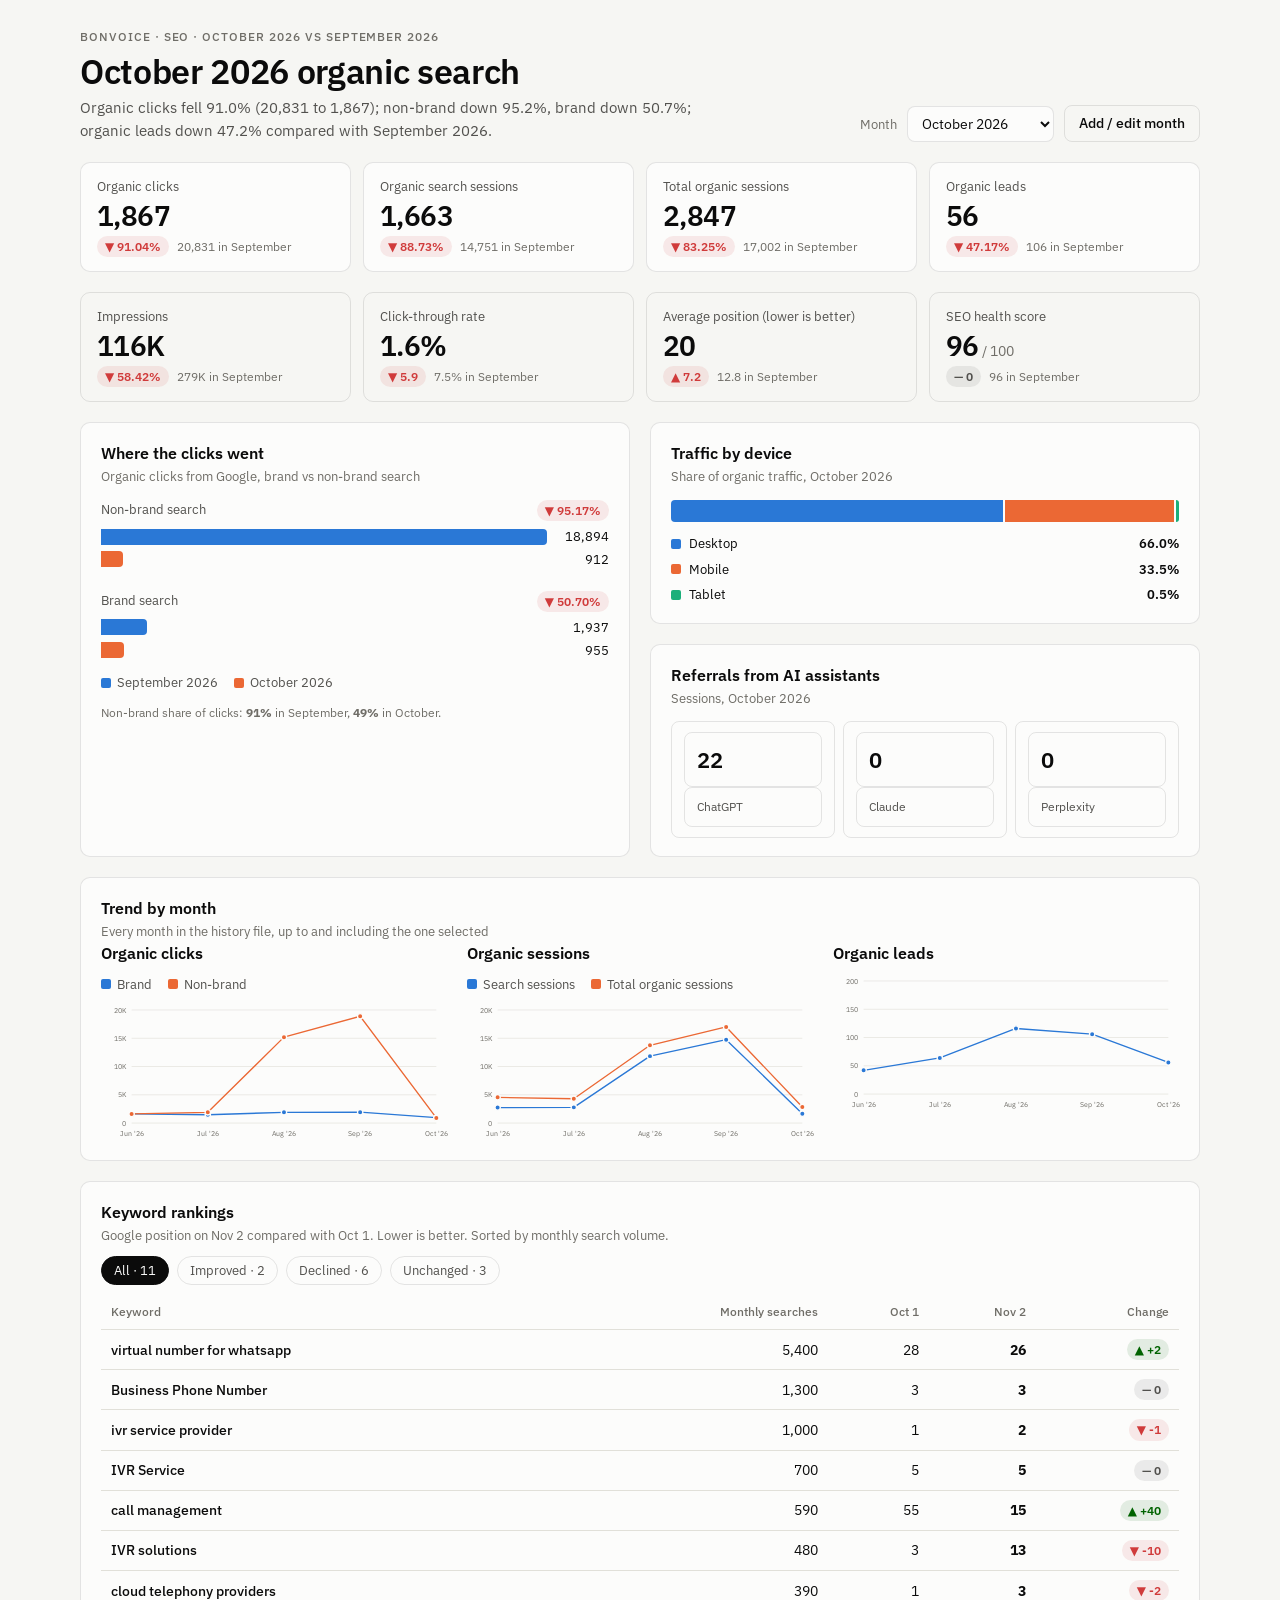
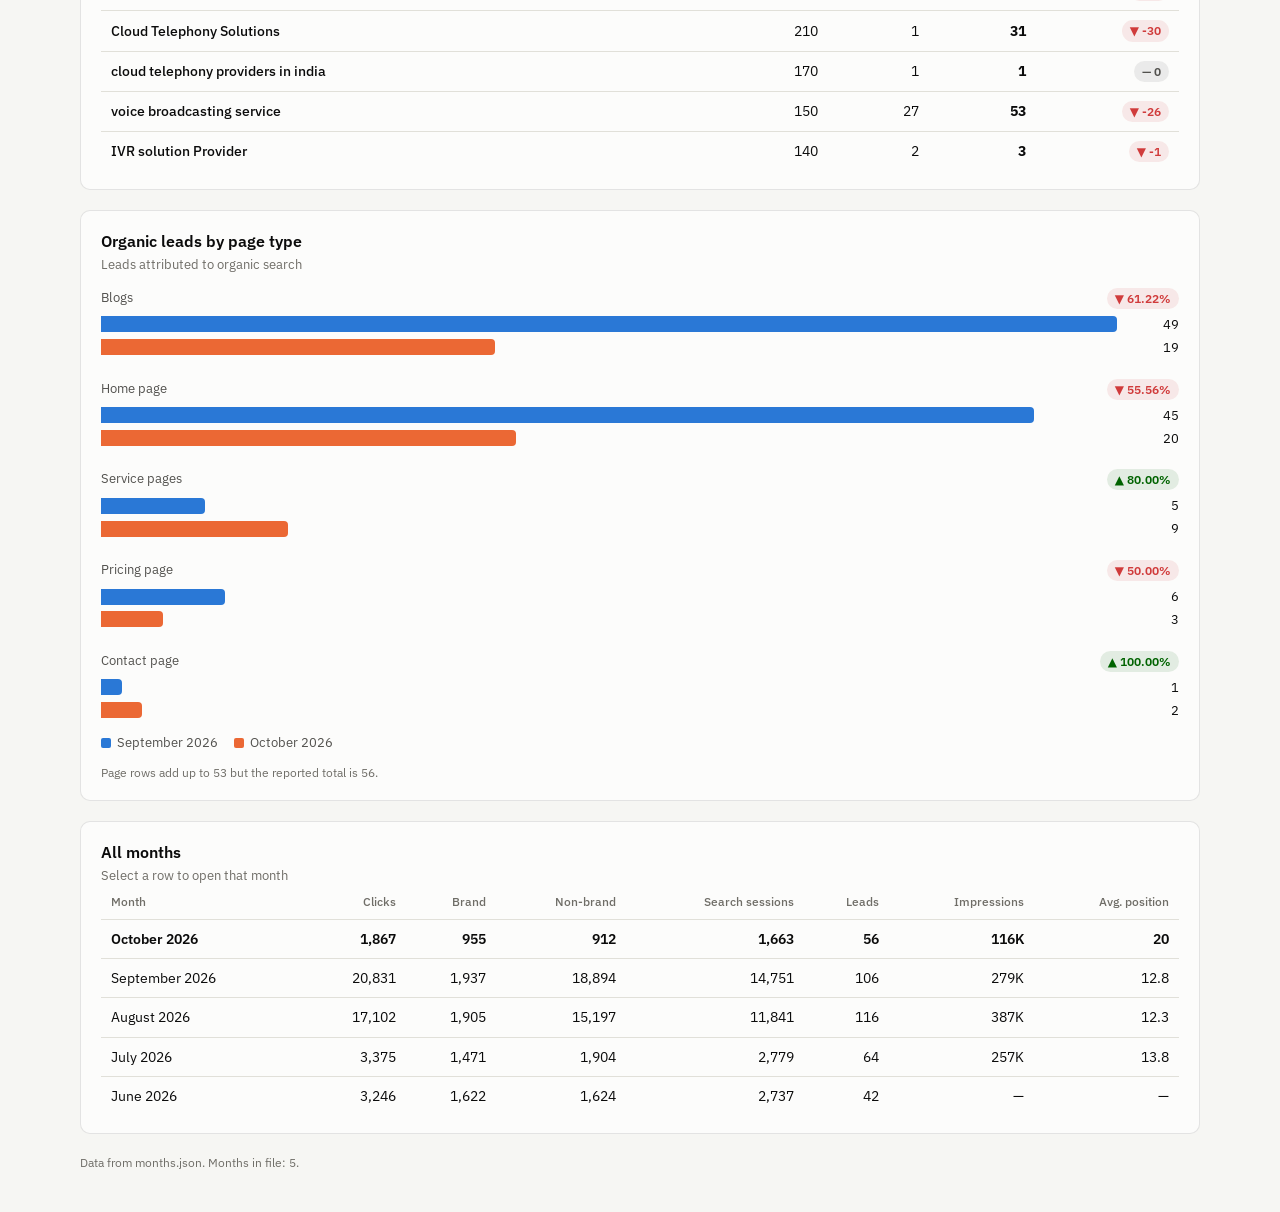
<file: index.html>
<!doctype html>
<html lang="en">
<head>
<meta charset="utf-8">
<meta name="viewport" content="width=device-width, initial-scale=1, viewport-fit=cover">
<meta name="robots" content="noindex, nofollow">
<title>SEO Dashboard</title>
<link rel="stylesheet" href="https://fonts.googleapis.com/css2?family=IBM+Plex+Sans:wght@400;500;600&display=swap">
<link rel="stylesheet" href="style.css">
</head>
<body>
<div class="wrap">
  <div class="top">
    <header>
      <div class="eyebrow" id="eyebrow">SEO</div>
      <h1 id="title">Loading…</h1>
      <p class="lede" id="lede"></p>
    </header>
    <div class="controls">
      <label class="sub" for="month">Month</label>
      <select id="month"></select>
      <a class="btn secondary" href="admin.html">Add / edit month</a>
    </div>
  </div>

  <section class="kpis" id="kpi-main" aria-label="Headline changes"></section>
  <section class="kpis second" id="kpi-gsc" aria-label="Search Console and site health"></section>

  <div class="row">
    <section class="panel">
      <h2>Where the clicks went</h2>
      <p class="sub">Organic clicks from Google, brand vs non-brand search</p>
      <div class="bars" id="mix"></div>
      <div class="legend" id="mix-legend"></div>
      <p class="note" id="mix-note"></p>
    </section>
    <div class="stackcol">
      <section class="panel">
        <h2>Traffic by device</h2>
        <p class="sub" id="dev-sub">Share of organic traffic</p>
        <div id="dev"></div>
      </section>
      <section class="panel">
        <h2>Referrals from AI assistants</h2>
        <p class="sub" id="ai-sub">Sessions</p>
        <div id="ai"></div>
      </section>
    </div>
  </div>

  <section class="panel">
    <h2>Trend by month</h2>
    <p class="sub">Every month in the history file, up to and including the one selected</p>
    <div class="charts" id="charts"></div>
  </section>

  <section class="panel">
    <h2>Keyword rankings</h2>
    <p class="sub" id="kw-sub">Google position. Lower is better. Sorted by monthly search volume.</p>
    <div class="chips" id="chips" role="group" aria-label="Filter keywords"></div>
    <div class="tbl">
      <table>
        <thead id="kw-head"></thead>
        <tbody id="kw"></tbody>
      </table>
    </div>
  </section>

  <section class="panel">
    <h2>Organic leads by page type</h2>
    <p class="sub">Leads attributed to organic search</p>
    <div class="bars" id="leads"></div>
    <div class="legend" id="leads-legend"></div>
    <p class="note" id="leads-note"></p>
  </section>

  <section class="panel">
    <h2>All months</h2>
    <p class="sub">Select a row to open that month</p>
    <div class="tbl"><table>
      <thead><tr><th>Month</th><th class="r">Clicks</th><th class="r">Brand</th><th class="r">Non-brand</th><th class="r">Search sessions</th><th class="r">Leads</th><th class="r">Impressions</th><th class="r">Avg. position</th></tr></thead>
      <tbody id="history"></tbody>
    </table></div>
  </section>

  <footer><span id="foot"></span></footer>
</div>
<div id="tip" role="tooltip"></div>
<script>
(function () {
  "use strict";
  var $ = function (id) { return document.getElementById(id); };
  var nf = new Intl.NumberFormat("en-IN");
  var data = null;
  var kwFilter = "all";

  function esc(s) {
    return String(s).replace(/[&<>"']/g, function (c) {
      return { "&": "&amp;", "<": "&lt;", ">": "&gt;", '"': "&quot;", "'": "&#39;" }[c];
    });
  }
  function has(v) { return v !== null && v !== undefined && v !== ""; }
  function n(v) { return has(v) ? nf.format(v) : "—"; }
  function compact(v) {
    if (!has(v)) return "—";
    if (v >= 1e6) return (v / 1e6).toFixed(2).replace(/\.?0+$/, "") + "M";
    if (v >= 1000) return (v / 1000).toFixed(v >= 100000 ? 0 : 1).replace(/\.0$/, "") + "K";
    return String(v);
  }
  function pct(cur, prev) {
    if (!has(cur) || !has(prev) || prev === 0) return null;
    return (cur - prev) / prev * 100;
  }
  function pill(cls, text) { return '<span class="pill ' + cls + '">' + text + "</span>"; }
  /* good/bad colour comes from whether the move helps, the arrow shows the direction of the number */
  function deltaPill(diff, text, lowerBetter) {
    if (diff === null) return "";
    if (Math.abs(diff) < 0.005) return pill("flat", "— 0");
    var up = diff > 0;
    var good = lowerBetter ? !up : up;
    return pill(good ? "up" : "down", (up ? "▲ " : "▼ ") + text);
  }
  function pctPill(cur, prev, lowerBetter) {
    var p = pct(cur, prev);
    return p === null ? "" : deltaPill(p, Math.abs(p).toFixed(2) + "%", lowerBetter);
  }
  function monthShort(key) {
    var p = key.split("-");
    var d = new Date(Date.UTC(+p[0], +p[1] - 1, 1));
    return d.toLocaleString("en", { month: "short", timeZone: "UTC" }) + " '" + p[0].slice(2);
  }
  function dayLabel(iso) {
    if (!iso) return "";
    var p = iso.split("-");
    var d = new Date(Date.UTC(+p[0], +p[1] - 1, +p[2]));
    return d.toLocaleString("en", { day: "numeric", month: "short", timeZone: "UTC" });
  }

  function fetchData() {
    var urls = ["months.json", "data/months.json"];
    function tryAt(i) {
      return fetch(urls[i] + "?_=" + Date.now(), { cache: "no-store" })
        .then(function (r) { if (!r.ok) throw new Error(r.status); return r.json(); })
        .catch(function (e) { if (i + 1 < urls.length) return tryAt(i + 1); throw e; });
    }
    return tryAt(0);
  }

  function load() {
    fetchData()
      .then(function (j) {
        data = j;
        data.months = (j.months || []).slice().sort(function (a, b) { return a.month < b.month ? -1 : 1; });
        init();
      })
      .catch(function () {
        $("title").textContent = "Data file not found";
        $("lede").textContent = "Could not load months.json. Open this page through a web server (for example: python3 -m http.server) instead of double-clicking the file.";
      });
  }

  function currentIndex() {
    var h = (location.hash || "").replace("#", "");
    for (var i = 0; i < data.months.length; i++) if (data.months[i].month === h) return i;
    return data.months.length - 1;
  }

  function init() {
    if (!data.months.length) {
      $("title").textContent = "No months yet";
      $("lede").innerHTML = 'Add your first month in <a href="admin.html">the entry page</a>.';
      return;
    }
    $("month").innerHTML = data.months.slice().reverse().map(function (m) {
      return '<option value="' + esc(m.month) + '">' + esc(m.label) + "</option>";
    }).join("");
    $("month").addEventListener("change", function () { location.hash = this.value; });
    window.addEventListener("hashchange", render);
    $("chips").addEventListener("click", function (e) {
      var b = e.target.closest("button[data-f]");
      if (!b) return;
      kwFilter = b.getAttribute("data-f");
      render();
    });
    $("history").addEventListener("click", function (e) {
      var tr = e.target.closest("tr[data-m]");
      if (tr) { location.hash = tr.getAttribute("data-m"); window.scrollTo({ top: 0 }); }
    });
    var tip = $("tip");
    document.addEventListener("mousemove", function (e) {
      var t = e.target.closest ? e.target.closest("[data-tip]") : null;
      if (!t) { tip.style.opacity = 0; return; }
      tip.textContent = t.getAttribute("data-tip");
      tip.style.opacity = 1;
      tip.style.left = Math.min(e.clientX + 12, window.innerWidth - 250) + "px";
      tip.style.top = (e.clientY + 14) + "px";
    });
    render();
  }

  function render() {
    var idx = currentIndex();
    var cur = data.months[idx];
    var prev = idx > 0 ? data.months[idx - 1] : null;
    var site = (data.site && data.site.name) || "";
    document.title = (site ? site + " " : "") + "SEO Dashboard";
    $("month").value = cur.month;
    $("eyebrow").textContent = (site ? site + " · SEO · " : "SEO · ") + cur.label + (prev ? " vs " + prev.label : "");
    $("title").textContent = cur.label + " organic search";
    $("lede").textContent = headline(cur, prev);

    kpis(cur, prev);
    mix(cur, prev);
    devices(cur);
    ai(cur);
    charts(idx);
    keywords(cur, prev);
    leads(cur, prev);
    history(cur);
    $("foot").textContent = "Data from months.json. Months in file: " + data.months.length + ".";
  }

  function headline(cur, prev) {
    if (!prev) return "First month on record. Comparisons appear once a second month is added.";
    var parts = [];
    var c = pct(cur.clicks, prev.clicks);
    if (c !== null) parts.push("Organic clicks " + (c < 0 ? "fell " : "rose ") + Math.abs(c).toFixed(1) + "% (" + n(prev.clicks) + " to " + n(cur.clicks) + ")");
    var nb = pct(cur.nonBrandClicks, prev.nonBrandClicks), b = pct(cur.brandClicks, prev.brandClicks);
    if (nb !== null && b !== null) parts.push("non-brand " + (nb < 0 ? "down " : "up ") + Math.abs(nb).toFixed(1) + "%, brand " + (b < 0 ? "down " : "up ") + Math.abs(b).toFixed(1) + "%");
    var l = cur.leads && prev.leads ? pct(cur.leads.total, prev.leads.total) : null;
    if (l !== null) parts.push("organic leads " + (l < 0 ? "down " : "up ") + Math.abs(l).toFixed(1) + "%");
    return parts.length ? parts.join("; ") + " compared with " + prev.label + "." : "";
  }

  function kpiTile(k, cur, prev, cmpLabel) {
    var v = k.get(cur), pv = prev ? k.get(prev) : null;
    var d = "";
    if (prev && has(v) && has(pv)) d = k.abs ? deltaPill(v - pv, Math.abs(v - pv).toFixed(1), k.lowerBetter) : pctPill(v, pv, k.lowerBetter);
    var cmp = prev && has(pv) ? d + (k.fmt(pv)) + " in " + esc(prev.label.split(" ")[0]) : (k.note || "");
    return '<div class="kpi"><span class="label">' + k.label + '</span><span class="value num">' + k.fmt(v, true) + '</span><span class="cmp">' + cmp + "</span></div>";
  }

  function kpis(cur, prev) {
    var main = [
      { label: "Organic clicks", get: function (m) { return m.clicks; }, fmt: n },
      { label: "Organic search sessions", get: function (m) { return m.organicSearchSessions; }, fmt: n },
      { label: "Total organic sessions", get: function (m) { return m.totalOrganicSessions; }, fmt: n },
      { label: "Organic leads", get: function (m) { return m.leads ? m.leads.total : null; }, fmt: n }
    ];
    var second = [
      { label: "Impressions", get: function (m) { return m.impressions; }, fmt: compact },
      { label: "Click-through rate", get: function (m) { return m.ctr; }, fmt: function (v) { return has(v) ? v + "%" : "—"; }, abs: true },
      { label: "Average position (lower is better)", get: function (m) { return m.avgPosition; }, fmt: function (v) { return has(v) ? String(v) : "—"; }, abs: true, lowerBetter: true },
      { label: "SEO health score", get: function (m) { return m.healthScore; }, fmt: function (v, big) { return has(v) ? (big ? v + "<small> / 100</small>" : v) : "—"; }, abs: true }
    ];
    $("kpi-main").innerHTML = main.map(function (k) { return kpiTile(k, cur, prev); }).join("");
    $("kpi-gsc").innerHTML = second.map(function (k) { return kpiTile(k, cur, prev); }).join("");
  }

  function barLine(name, period, val, color, max, unit) {
    var w = Math.max(val / max * 100, 0.4);
    return '<div class="bar-line"><div class="track"><div class="fill" data-tip="' + esc(name + ", " + period + ": " + nf.format(val) + unit) +
      '" style="width:' + w + "%;background:" + color + '"></div></div><div class="bar-val num">' + nf.format(val) + "</div></div>";
  }
  function barGroups(rows, cur, prev, unit) {
    var max = 0;
    rows.forEach(function (r) { max = Math.max(max, r.cur || 0, r.prev || 0); });
    if (!max) return '<p class="empty">No data for this month.</p>';
    return rows.map(function (r) {
      var d = prev && has(r.prev) && has(r.cur) ? pctPill(r.cur, r.prev) : "";
      return '<div><div class="grp-title"><span>' + esc(r.name) + "</span>" + d + "</div>" +
        (prev && has(r.prev) ? barLine(r.name, prev.label, r.prev, "var(--s1)", max, unit) : "") +
        (has(r.cur) ? barLine(r.name, cur.label, r.cur, "var(--s2)", max, unit) : "") + "</div>";
    }).join("");
  }
  function legend(cur, prev) {
    return (prev ? '<span><i class="sw" style="background:var(--s1)"></i>' + esc(prev.label) + "</span>" : "") +
      '<span><i class="sw" style="background:var(--s2)"></i>' + esc(cur.label) + "</span>";
  }

  function mix(cur, prev) {
    var rows = [
      { name: "Non-brand search", cur: cur.nonBrandClicks, prev: prev ? prev.nonBrandClicks : null },
      { name: "Brand search", cur: cur.brandClicks, prev: prev ? prev.brandClicks : null }
    ];
    $("mix").innerHTML = barGroups(rows, cur, prev, " clicks");
    $("mix-legend").innerHTML = legend(cur, prev);
    var share = function (m) { return m && m.clicks ? Math.round(m.nonBrandClicks / m.clicks * 100) + "%" : "—"; };
    $("mix-note").innerHTML = "Non-brand share of clicks: " + (prev ? "<b class=\"num\">" + share(prev) + "</b> in " + esc(prev.label.split(" ")[0]) + ", " : "") + "<b class=\"num\">" + share(cur) + "</b> in " + esc(cur.label.split(" ")[0]) + ".";
  }

  function devices(cur) {
    $("dev-sub").textContent = "Share of organic traffic, " + cur.label;
    var d = cur.devices;
    if (!d) { $("dev").innerHTML = '<p class="empty">No device data for this month.</p>'; return; }
    var items = [["Desktop", d.desktop, "var(--s1)"], ["Mobile", d.mobile, "var(--s2)"], ["Tablet", d.tablet, "var(--s3)"]]
      .filter(function (x) { return has(x[1]); });
    $("dev").innerHTML = '<div class="stack" role="img">' + items.map(function (x) {
      return '<div data-tip="' + x[0] + ": " + x[1] + '%" style="flex:' + Math.max(x[1], 0.01) + ";background:" + x[2] + '"></div>';
    }).join("") + '</div><div class="dev-list">' + items.map(function (x) {
      return '<div><i class="sw" style="background:' + x[2] + '"></i>' + x[0] + '<b class="num">' + Number(x[1]).toFixed(1) + "%</b></div>";
    }).join("") + "</div>";
  }

  function ai(cur) {
    $("ai-sub").textContent = "Sessions, " + cur.label;
    var a = cur.aiReferrals;
    if (!a) { $("ai").innerHTML = '<p class="empty">No AI referral data for this month.</p>'; return; }
    $("ai").innerHTML = '<div class="ai">' + Object.keys(a).map(function (k) {
      return '<div><div class="v num">' + n(a[k]) + '</div><div class="l">' + esc(k) + "</div></div>";
    }).join("") + "</div>";
  }

  /* ---- line charts ---- */
  function niceMax(v) {
    if (v <= 0) return 1;
    var p = Math.pow(10, Math.floor(Math.log(v) / Math.LN10)), f = v / p;
    return (f <= 1 ? 1 : f <= 2 ? 2 : f <= 5 ? 5 : 10) * p;
  }
  function lineChart(title, labels, series) {
    var W = 520, H = 210, L = 46, R = 16, T = 12, B = 28;
    var max = 0;
    series.forEach(function (s) { s.values.forEach(function (v) { if (has(v) && v > max) max = v; }); });
    var top = niceMax(max);
    var x = function (i) { return labels.length < 2 ? L + (W - L - R) / 2 : L + i * (W - L - R) / (labels.length - 1); };
    var y = function (v) { return T + (H - T - B) * (1 - v / top); };
    var g = "";
    for (var t = 0; t <= 4; t++) {
      var val = top * t / 4, yy = y(val);
      g += '<line x1="' + L + '" x2="' + (W - R) + '" y1="' + yy + '" y2="' + yy + '" stroke="var(--grid)" stroke-width="1"/>' +
        '<text x="' + (L - 8) + '" y="' + (yy + 4) + '" text-anchor="end">' + compact(val) + "</text>";
    }
    var step = Math.ceil(labels.length / 7);
    labels.forEach(function (lb, i) {
      if (i % step === 0 || i === labels.length - 1) g += '<text x="' + x(i) + '" y="' + (H - 8) + '" text-anchor="middle">' + esc(lb) + "</text>";
    });
    series.forEach(function (s) {
      var pts = [], dots = "";
      s.values.forEach(function (v, i) {
        if (!has(v)) return;
        pts.push(x(i) + "," + y(v));
        dots += '<circle cx="' + x(i) + '" cy="' + y(v) + '" r="4" fill="' + s.color + '" stroke="var(--surface)" stroke-width="2"/>' +
          '<circle cx="' + x(i) + '" cy="' + y(v) + '" r="12" fill="transparent" data-tip="' + esc(s.name + ", " + labels[i] + ": " + nf.format(v)) + '"/>';
      });
      if (pts.length > 1) g += '<polyline points="' + pts.join(" ") + '" fill="none" stroke="' + s.color + '" stroke-width="2" stroke-linejoin="round" stroke-linecap="round"/>';
      g += dots;
    });
    var lg = series.length > 1 ? '<div class="legend">' + series.map(function (s) { return '<span><i class="sw" style="background:' + s.color + '"></i>' + esc(s.name) + "</span>"; }).join("") + "</div>" : "";
    return '<div class="chart"><h2>' + title + "</h2>" + lg + '<svg viewBox="0 0 ' + W + " " + H + '" role="img" aria-label="' + esc(title) + '">' + g + "</svg></div>";
  }
  function charts(idx) {
    var ms = data.months.slice(0, idx + 1);
    var labels = ms.map(function (m) { return monthShort(m.month); });
    var col = function (f) { return ms.map(f); };
    $("charts").innerHTML =
      lineChart("Organic clicks", labels, [
        { name: "Brand", color: "var(--s1)", values: col(function (m) { return m.brandClicks; }) },
        { name: "Non-brand", color: "var(--s2)", values: col(function (m) { return m.nonBrandClicks; }) }
      ]) +
      lineChart("Organic sessions", labels, [
        { name: "Search sessions", color: "var(--s1)", values: col(function (m) { return m.organicSearchSessions; }) },
        { name: "Total organic sessions", color: "var(--s2)", values: col(function (m) { return m.totalOrganicSessions; }) }
      ]) +
      lineChart("Organic leads", labels, [
        { name: "Leads", color: "var(--s1)", values: col(function (m) { return m.leads ? m.leads.total : null; }) }
      ]);
  }

  /* ---- keywords ---- */
  function keywords(cur, prev) {
    var r = cur.rankings;
    if (!r || !r.items || !r.items.length) {
      $("kw-head").innerHTML = ""; $("kw").innerHTML = '<tr><td class="empty">No ranking data for this month.</td></tr>'; $("chips").innerHTML = ""; return;
    }
    var pr = prev && prev.rankings ? prev.rankings : null;
    var pmap = {};
    if (pr) pr.items.forEach(function (i) { pmap[i.keyword.toLowerCase()] = i.position; });
    var rows = r.items.map(function (i) {
      var p = pr ? pmap[i.keyword.toLowerCase()] : undefined;
      return { kw: i.keyword, vol: i.volume, now: i.position, prev: has(p) ? p : null, ch: has(p) ? p - i.position : null };
    }).sort(function (a, b) { return (b.vol || 0) - (a.vol || 0); });
    var filters = [
      { id: "all", label: "All", test: function () { return true; } },
      { id: "up", label: "Improved", test: function (k) { return k.ch !== null && k.ch > 0; } },
      { id: "down", label: "Declined", test: function (k) { return k.ch !== null && k.ch < 0; } },
      { id: "flat", label: "Unchanged", test: function (k) { return k.ch === 0; } }
    ];
    if (!pr) filters = filters.slice(0, 1);
    if (!filters.some(function (f) { return f.id === kwFilter; })) kwFilter = "all";
    $("chips").innerHTML = filters.map(function (f) {
      return '<button type="button" class="chip" data-f="' + f.id + '" aria-pressed="' + (f.id === kwFilter) + '">' + f.label + " · " + rows.filter(f.test).length + "</button>";
    }).join("");
    $("kw-sub").textContent = "Google position on " + dayLabel(r.date) + (pr ? " compared with " + dayLabel(pr.date) : "") + ". Lower is better. Sorted by monthly search volume.";
    $("kw-head").innerHTML = "<tr><th>Keyword</th><th class=\"r\">Monthly searches</th>" + (pr ? '<th class="r">' + esc(dayLabel(pr.date)) + "</th>" : "") +
      '<th class="r">' + esc(dayLabel(r.date)) + "</th>" + (pr ? '<th class="r">Change</th>' : "") + "</tr>";
    var f = filters.filter(function (x) { return x.id === kwFilter; })[0];
    $("kw").innerHTML = rows.filter(f.test).map(function (k) {
      var chg = "";
      if (pr) chg = k.ch === null ? pill("flat", "new") : k.ch > 0 ? pill("up", "▲ +" + k.ch) : k.ch < 0 ? pill("down", "▼ " + k.ch) : pill("flat", "— 0");
      return '<tr><td class="kw">' + esc(k.kw) + '</td><td class="r num">' + n(k.vol) + "</td>" + (pr ? '<td class="r num">' + (k.prev === null ? "—" : k.prev) + "</td>" : "") +
        '<td class="r num"><b>' + k.now + "</b></td>" + (pr ? '<td class="r">' + chg + "</td>" : "") + "</tr>";
    }).join("");
  }

  /* ---- leads ---- */
  function leads(cur, prev) {
    var c = cur.leads ? cur.leads.byPage || {} : {}, p = prev && prev.leads ? prev.leads.byPage || {} : {};
    var names = Object.keys(c);
    Object.keys(p).forEach(function (k) { if (names.indexOf(k) < 0) names.push(k); });
    var rows = names.map(function (k) { return { name: k, cur: has(c[k]) ? c[k] : 0, prev: prev ? (has(p[k]) ? p[k] : 0) : null }; });
    $("leads").innerHTML = rows.length ? barGroups(rows, cur, prev, " leads") : '<p class="empty">No lead data for this month.</p>';
    $("leads-legend").innerHTML = legend(cur, prev);
    var sum = rows.reduce(function (a, r) { return a + r.cur; }, 0);
    var tot = cur.leads ? cur.leads.total : null;
    $("leads-note").textContent = has(tot) && rows.length && sum !== tot ? "Page rows add up to " + sum + " but the reported total is " + tot + "." : "";
  }

  function history(cur) {
    $("history").innerHTML = data.months.slice().reverse().map(function (m) {
      return '<tr class="pick' + (m.month === cur.month ? " cur" : "") + '" data-m="' + esc(m.month) + '"><td>' + esc(m.label) + '</td><td class="r num">' + n(m.clicks) +
        '</td><td class="r num">' + n(m.brandClicks) + '</td><td class="r num">' + n(m.nonBrandClicks) + '</td><td class="r num">' + n(m.organicSearchSessions) +
        '</td><td class="r num">' + n(m.leads ? m.leads.total : null) + '</td><td class="r num">' + compact(m.impressions) + '</td><td class="r num">' + (has(m.avgPosition) ? m.avgPosition : "—") + "</td></tr>";
    }).join("");
  }

  load();
})();

</script>
</body>
</html>
</file>
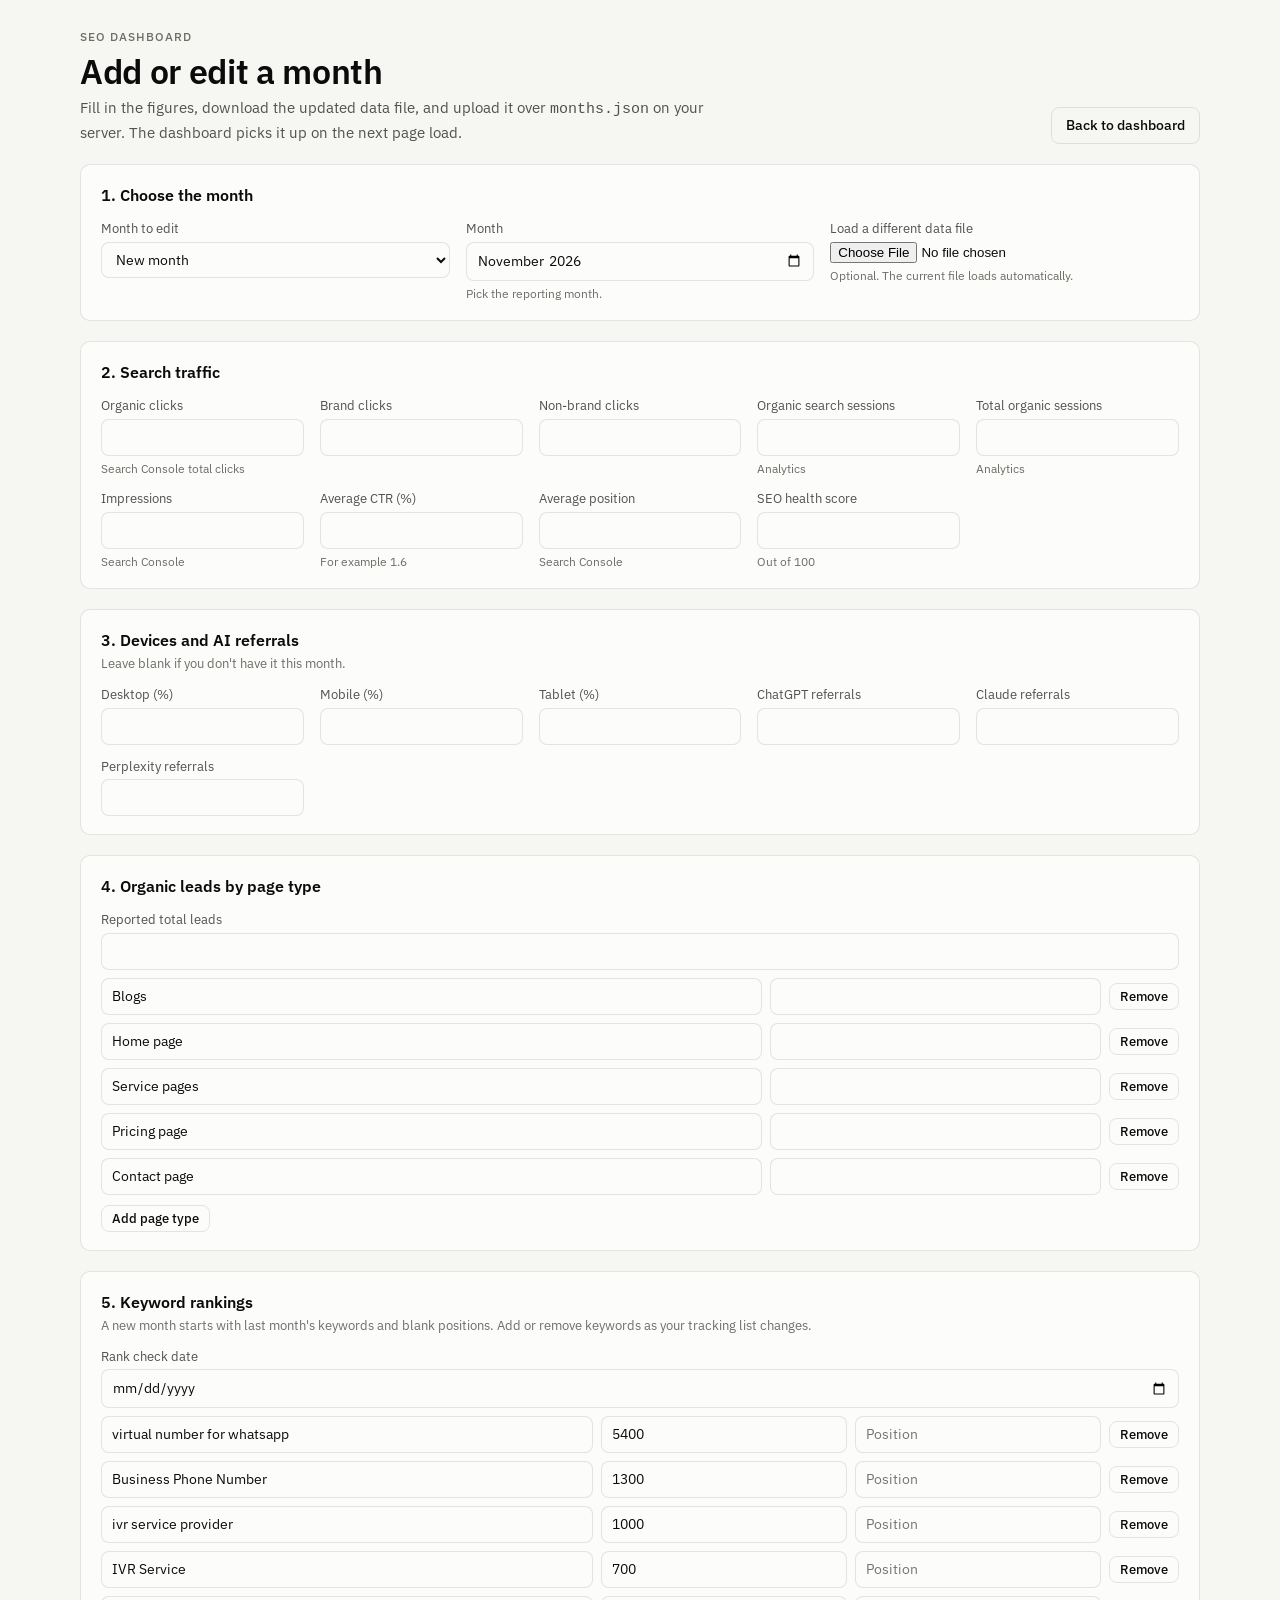
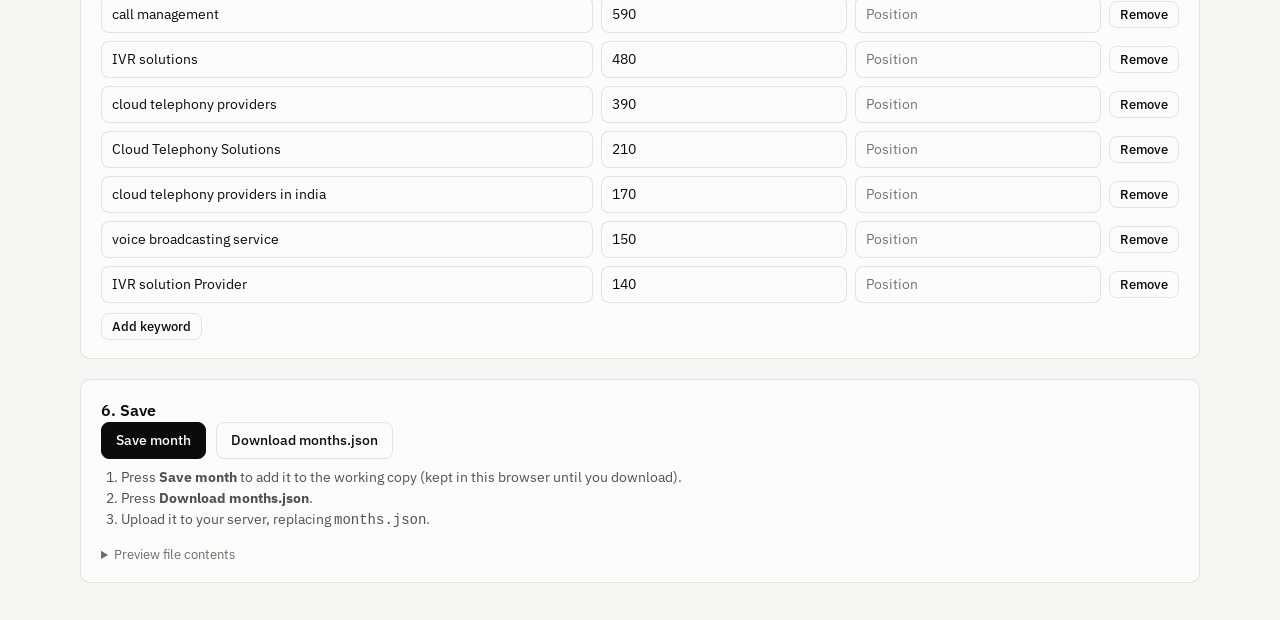
<file: admin.html>
<!doctype html>
<html lang="en">
<head>
<meta charset="utf-8">
<meta name="viewport" content="width=device-width, initial-scale=1, viewport-fit=cover">
<meta name="robots" content="noindex, nofollow">
<title>Monthly Entry</title>
<link rel="stylesheet" href="https://fonts.googleapis.com/css2?family=IBM+Plex+Sans:wght@400;500;600&display=swap">
<link rel="stylesheet" href="style.css">
</head>
<body>
<div class="wrap">
  <div class="top">
    <header>
      <div class="eyebrow">SEO dashboard</div>
      <h1>Add or edit a month</h1>
      <p class="lede">Fill in the figures, download the updated data file, and upload it over <code>months.json</code> on your server. The dashboard picks it up on the next page load.</p>
    </header>
    <a class="btn secondary" href="index.html">Back to dashboard</a>
  </div>

  <section class="panel">
    <h2>1. Choose the month</h2>
    <div id="draft"></div>
    <div class="form-grid">
      <div class="field"><label for="pick">Month to edit</label><select id="pick"></select></div>
      <div class="field"><label for="month">Month</label><input type="month" id="month"><span class="hint">Pick the reporting month.</span></div>
      <div class="field"><label for="load">Load a different data file</label><input type="file" id="load" accept=".json,application/json"><span class="hint">Optional. The current file loads automatically.</span></div>
    </div>
  </section>

  <section class="panel">
    <h2>2. Search traffic</h2>
    <div class="form-grid" id="f-main"></div>
    <div id="warn-main"></div>
  </section>

  <section class="panel">
    <h2>3. Devices and AI referrals</h2>
    <p class="sub">Leave blank if you don't have it this month.</p>
    <div class="form-grid" id="f-dev"></div>
  </section>

  <section class="panel">
    <h2>4. Organic leads by page type</h2>
    <div class="form-grid"><div class="field"><label for="leadTotal">Reported total leads</label><input type="number" id="leadTotal" step="any"></div></div>
    <div id="lead-rows"></div>
    <p style="margin:10px 0 0"><button type="button" class="btn secondary small" id="add-lead">Add page type</button></p>
    <div id="warn-leads"></div>
  </section>

  <section class="panel">
    <h2>5. Keyword rankings</h2>
    <p class="sub">A new month starts with last month's keywords and blank positions. Add or remove keywords as your tracking list changes.</p>
    <div class="form-grid"><div class="field"><label for="rankDate">Rank check date</label><input type="date" id="rankDate"></div></div>
    <div id="kw-rows"></div>
    <p style="margin:10px 0 0"><button type="button" class="btn secondary small" id="add-kw">Add keyword</button></p>
  </section>

  <section class="panel">
    <h2>6. Save</h2>
    <div class="controls">
      <button type="button" class="btn" id="save">Save month</button>
      <button type="button" class="btn secondary" id="download">Download months.json</button>
    </div>
    <div id="status"></div>
    <ol class="steps">
      <li>Press <b>Save month</b> to add it to the working copy (kept in this browser until you download).</li>
      <li>Press <b>Download months.json</b>.</li>
      <li>Upload it to your server, replacing <code>months.json</code>.</li>
    </ol>
    <details style="margin-top:14px"><summary class="sub" style="cursor:pointer">Preview file contents</summary><textarea id="preview" readonly aria-label="months.json preview"></textarea></details>
  </section>
</div>
<script>
(function () {
  "use strict";
  var $ = function (id) { return document.getElementById(id); };
  var DRAFT_KEY = "seo-dashboard-working-copy-v1";
  var data = { site: { name: "" }, months: [] };

  var MAIN = [
    ["clicks", "Organic clicks", "Search Console total clicks"],
    ["brandClicks", "Brand clicks", ""],
    ["nonBrandClicks", "Non-brand clicks", ""],
    ["organicSearchSessions", "Organic search sessions", "Analytics"],
    ["totalOrganicSessions", "Total organic sessions", "Analytics"],
    ["impressions", "Impressions", "Search Console"],
    ["ctr", "Average CTR (%)", "For example 1.6"],
    ["avgPosition", "Average position", "Search Console"],
    ["healthScore", "SEO health score", "Out of 100"]
  ];
  var DEV = [["dev-desktop", "Desktop (%)"], ["dev-mobile", "Mobile (%)"], ["dev-tablet", "Tablet (%)"],
             ["ai-ChatGPT", "ChatGPT referrals"], ["ai-Claude", "Claude referrals"], ["ai-Perplexity", "Perplexity referrals"]];

  function esc(s) { return String(s).replace(/[&<>"']/g, function (c) { return { "&": "&amp;", "<": "&lt;", ">": "&gt;", '"': "&quot;", "'": "&#39;" }[c]; }); }
  function val(id) { var v = $(id).value.trim(); return v === "" ? null : Number(v); }
  function monthLabel(key) {
    var p = key.split("-");
    return new Date(Date.UTC(+p[0], +p[1] - 1, 1)).toLocaleString("en", { month: "long", year: "numeric", timeZone: "UTC" });
  }
  function nextMonth(key) {
    var p = key.split("-"), y = +p[0], m = +p[1] + 1;
    if (m > 12) { m = 1; y++; }
    return y + "-" + (m < 10 ? "0" : "") + m;
  }
  function field(id, label, hint, step) {
    return '<div class="field"><label for="' + id + '">' + esc(label) + '</label><input type="number" id="' + id + '" step="' + (step || "any") + '">' + (hint ? '<span class="hint">' + esc(hint) + "</span>" : "") + "</div>";
  }

  $("f-main").innerHTML = MAIN.map(function (f) { return field("f-" + f[0], f[1], f[2]); }).join("");
  $("f-dev").innerHTML = DEV.map(function (f) { return field(f[0], f[1], ""); }).join("");

  function sortMonths() { data.months.sort(function (a, b) { return a.month < b.month ? -1 : 1; }); }
  function find(key) { for (var i = 0; i < data.months.length; i++) if (data.months[i].month === key) return data.months[i]; return null; }

  function refreshPick(selected) {
    sortMonths();
    $("pick").innerHTML = '<option value="__new">New month</option>' + data.months.slice().reverse().map(function (m) {
      return '<option value="' + esc(m.month) + '">' + esc(m.label) + "</option>";
    }).join("");
    $("pick").value = selected || "__new";
    $("preview").value = JSON.stringify(data, null, 2);
  }

  /* ---- rows ---- */
  function leadRow(name, v) {
    return '<div class="list-row leads"><input type="text" class="l-name" value="' + esc(name) + '" aria-label="Page type" placeholder="Page type">' +
      '<input type="number" class="l-val" step="any" value="' + (v === null || v === undefined ? "" : v) + '" aria-label="Leads">' +
      '<button type="button" class="btn secondary small rm" aria-label="Remove row">Remove</button></div>';
  }
  function kwRow(k, vol, pos) {
    return '<div class="list-row"><input type="text" class="k-name" value="' + esc(k) + '" aria-label="Keyword" placeholder="Keyword">' +
      '<input type="number" class="k-vol" step="any" value="' + (vol === null || vol === undefined ? "" : vol) + '" aria-label="Monthly searches" placeholder="Searches">' +
      '<input type="number" class="k-pos" step="any" value="' + (pos === null || pos === undefined ? "" : pos) + '" aria-label="Position" placeholder="Position">' +
      '<button type="button" class="btn secondary small rm" aria-label="Remove row">Remove</button></div>';
  }
  document.addEventListener("click", function (e) {
    var b = e.target.closest(".rm");
    if (b) { b.parentNode.parentNode.removeChild(b.parentNode); checks(); }
  });
  $("add-lead").addEventListener("click", function () { $("lead-rows").insertAdjacentHTML("beforeend", leadRow("", null)); });
  $("add-kw").addEventListener("click", function () { $("kw-rows").insertAdjacentHTML("beforeend", kwRow("", null, null)); });

  /* ---- fill the form ---- */
  function clearForm() {
    document.querySelectorAll(".form-grid input[type=number]").forEach(function (i) { i.value = ""; });
    $("lead-rows").innerHTML = ""; $("kw-rows").innerHTML = ""; $("rankDate").value = "";
  }
  function fill(m) {
    clearForm();
    $("month").value = m.month;
    MAIN.forEach(function (f) { var v = m[f[0]]; $("f-" + f[0]).value = v === null || v === undefined ? "" : v; });
    var d = m.devices || {};
    ["desktop", "mobile", "tablet"].forEach(function (k) { $("dev-" + k).value = d[k] === undefined || d[k] === null ? "" : d[k]; });
    var a = m.aiReferrals || {};
    ["ChatGPT", "Claude", "Perplexity"].forEach(function (k) { $("ai-" + k).value = a[k] === undefined || a[k] === null ? "" : a[k]; });
    $("leadTotal").value = m.leads && m.leads.total !== null ? m.leads.total : "";
    var bp = m.leads ? m.leads.byPage || {} : {};
    $("lead-rows").innerHTML = Object.keys(bp).map(function (k) { return leadRow(k, bp[k]); }).join("");
    var r = m.rankings || { date: "", items: [] };
    $("rankDate").value = r.date || "";
    $("kw-rows").innerHTML = (r.items || []).map(function (i) { return kwRow(i.keyword, i.volume, i.position); }).join("");
    checks();
  }
  function fillNew() {
    clearForm();
    var last = data.months.length ? data.months[data.months.length - 1] : null;
    $("month").value = last ? nextMonth(last.month) : "";
    if (last) {
      var bp = last.leads ? last.leads.byPage || {} : {};
      $("lead-rows").innerHTML = Object.keys(bp).map(function (k) { return leadRow(k, null); }).join("");
      $("kw-rows").innerHTML = ((last.rankings && last.rankings.items) || []).map(function (i) { return kwRow(i.keyword, i.volume, null); }).join("");
    } else {
      ["Blogs", "Home page", "Service pages", "Pricing page", "Contact page"].forEach(function (k) { $("lead-rows").insertAdjacentHTML("beforeend", leadRow(k, null)); });
    }
    checks();
  }
  $("pick").addEventListener("change", function () {
    var m = this.value === "__new" ? null : find(this.value);
    if (m) fill(m); else fillNew();
  });

  /* ---- read the form ---- */
  function readForm() {
    var key = $("month").value;
    if (!/^\d{4}-\d{2}$/.test(key)) return null;
    var m = { month: key, label: monthLabel(key) };
    MAIN.forEach(function (f) { m[f[0]] = val("f-" + f[0]); });
    var dv = { desktop: val("dev-desktop"), mobile: val("dev-mobile"), tablet: val("dev-tablet") };
    m.devices = (dv.desktop === null && dv.mobile === null && dv.tablet === null) ? null : dv;
    var ai = { ChatGPT: val("ai-ChatGPT"), Claude: val("ai-Claude"), Perplexity: val("ai-Perplexity") };
    m.aiReferrals = (ai.ChatGPT === null && ai.Claude === null && ai.Perplexity === null) ? null : ai;
    var byPage = {};
    document.querySelectorAll("#lead-rows .list-row").forEach(function (r) {
      var nm = r.querySelector(".l-name").value.trim(), v = r.querySelector(".l-val").value.trim();
      if (nm && v !== "") byPage[nm] = Number(v);
    });
    m.leads = { total: val("leadTotal"), byPage: byPage };
    var items = [];
    document.querySelectorAll("#kw-rows .list-row").forEach(function (r) {
      var k = r.querySelector(".k-name").value.trim(), v = r.querySelector(".k-vol").value.trim(), p = r.querySelector(".k-pos").value.trim();
      if (k && p !== "") items.push({ keyword: k, volume: v === "" ? null : Number(v), position: Number(p) });
    });
    m.rankings = { date: $("rankDate").value || null, items: items };
    return m;
  }

  function checks() {
    var m = readForm();
    $("warn-main").innerHTML = ""; $("warn-leads").innerHTML = "";
    if (!m) return;
    if (m.clicks !== null && m.brandClicks !== null && m.nonBrandClicks !== null && m.brandClicks + m.nonBrandClicks !== m.clicks) {
      $("warn-main").innerHTML = '<div class="warn">Brand + non-brand clicks add up to ' + (m.brandClicks + m.nonBrandClicks) + ", but total clicks is " + m.clicks + ". Check these three figures.</div>";
    }
    var sum = 0, cnt = 0;
    Object.keys(m.leads.byPage).forEach(function (k) { sum += m.leads.byPage[k]; cnt++; });
    if (cnt && m.leads.total !== null && sum !== m.leads.total) {
      $("warn-leads").innerHTML = '<div class="warn">The page rows add up to ' + sum + ", but the reported total is " + m.leads.total + ". Fix the rows or the total before saving.</div>";
    }
  }
  document.addEventListener("input", checks);

  /* ---- save / download ---- */
  function persist() { try { localStorage.setItem(DRAFT_KEY, JSON.stringify(data)); } catch (e) {} }
  function status(html, cls) { $("status").innerHTML = '<div class="' + (cls || "ok") + '">' + html + "</div>"; }
  $("save").addEventListener("click", function () {
    var m = readForm();
    if (!m) { status("Choose a month first.", "warn"); return; }
    var old = find(m.month);
    if (old) data.months[data.months.indexOf(old)] = m; else data.months.push(m);
    sortMonths(); persist(); refreshPick(m.month);
    status(m.label + " saved to the working copy. Now download months.json and upload it to your server.");
  });
  $("download").addEventListener("click", function () {
    var blob = new Blob([JSON.stringify(data, null, 2) + "\n"], { type: "application/json" });
    var a = document.createElement("a");
    a.href = URL.createObjectURL(blob); a.download = "months.json";
    document.body.appendChild(a); a.click(); document.body.removeChild(a);
    setTimeout(function () { URL.revokeObjectURL(a.href); }, 1000);
  });
  $("load").addEventListener("change", function () {
    var f = this.files[0]; if (!f) return;
    var rd = new FileReader();
    rd.onload = function () {
      try { var j = JSON.parse(rd.result); if (!j.months) throw new Error("no months"); data = j; persist(); refreshPick(); fillNew(); status("Loaded " + data.months.length + " months from " + esc(f.name) + "."); }
      catch (err) { status("That file isn't a valid months.json.", "warn"); }
    };
    rd.readAsText(f);
  });

  function fetchData() {
    var urls = ["months.json", "data/months.json"];
    function tryAt(i) {
      return fetch(urls[i] + "?_=" + Date.now(), { cache: "no-store" })
        .then(function (r) { if (!r.ok) throw new Error(r.status); return r.json(); })
        .catch(function (e) { if (i + 1 < urls.length) return tryAt(i + 1); throw e; });
    }
    return tryAt(0);
  }

  /* ---- start ---- */
  function start(serverData) {
    data = serverData;
    var draft = null;
    try { draft = JSON.parse(localStorage.getItem(DRAFT_KEY) || "null"); } catch (e) {}
    if (draft && draft.months && JSON.stringify(draft) !== JSON.stringify(serverData)) {
      data = draft;
      $("draft").innerHTML = '<div class="warn">Showing a working copy that differs from the server file. <button type="button" class="btn secondary small" id="discard">Discard it and use the server file</button></div>';
      $("discard").addEventListener("click", function () {
        try { localStorage.removeItem(DRAFT_KEY); } catch (e) {}
        $("draft").innerHTML = ""; data = serverData; refreshPick(); fillNew();
      });
    }
    refreshPick(); fillNew();
  }
  fetchData()
    .then(start)
    .catch(function () { start({ site: { name: "" }, months: [] }); status("Could not load months.json. Open this page through a web server, or load the file above.", "warn"); });
})();

</script>
</body>
</html>
</file>
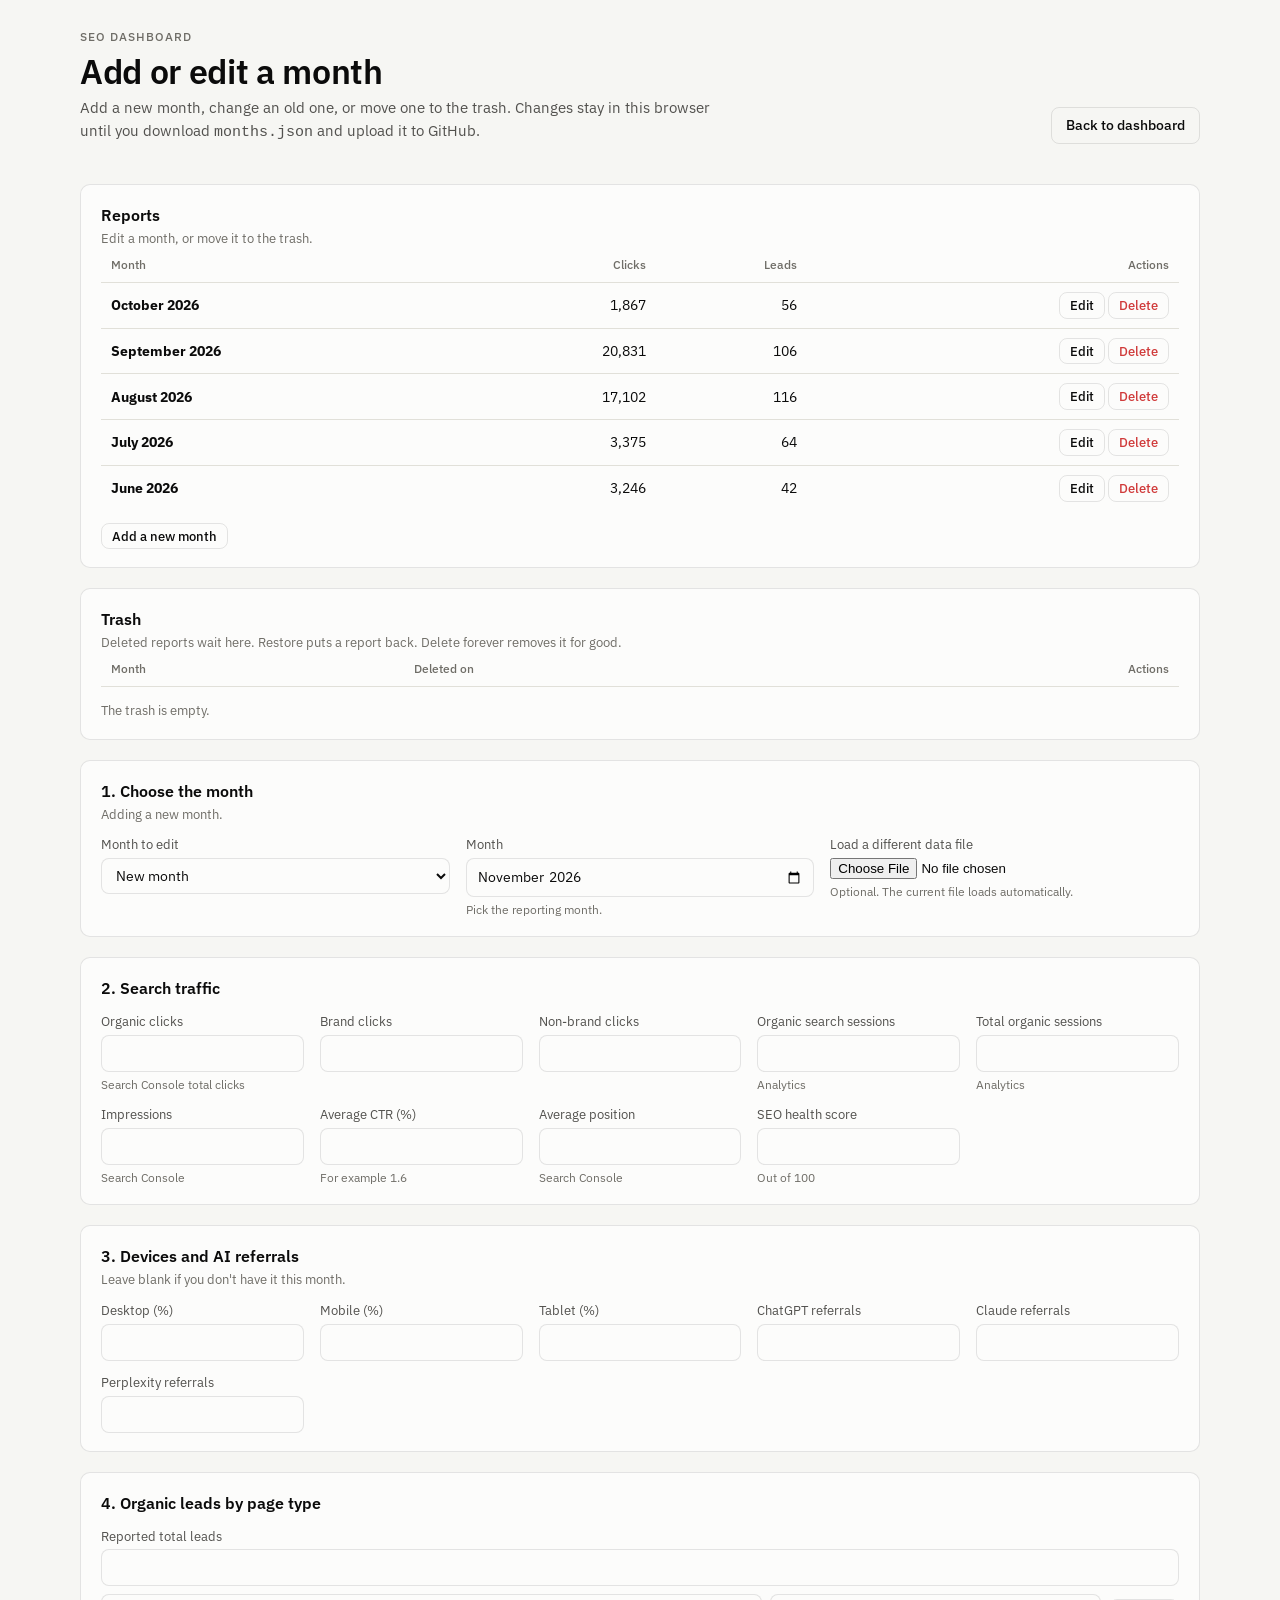
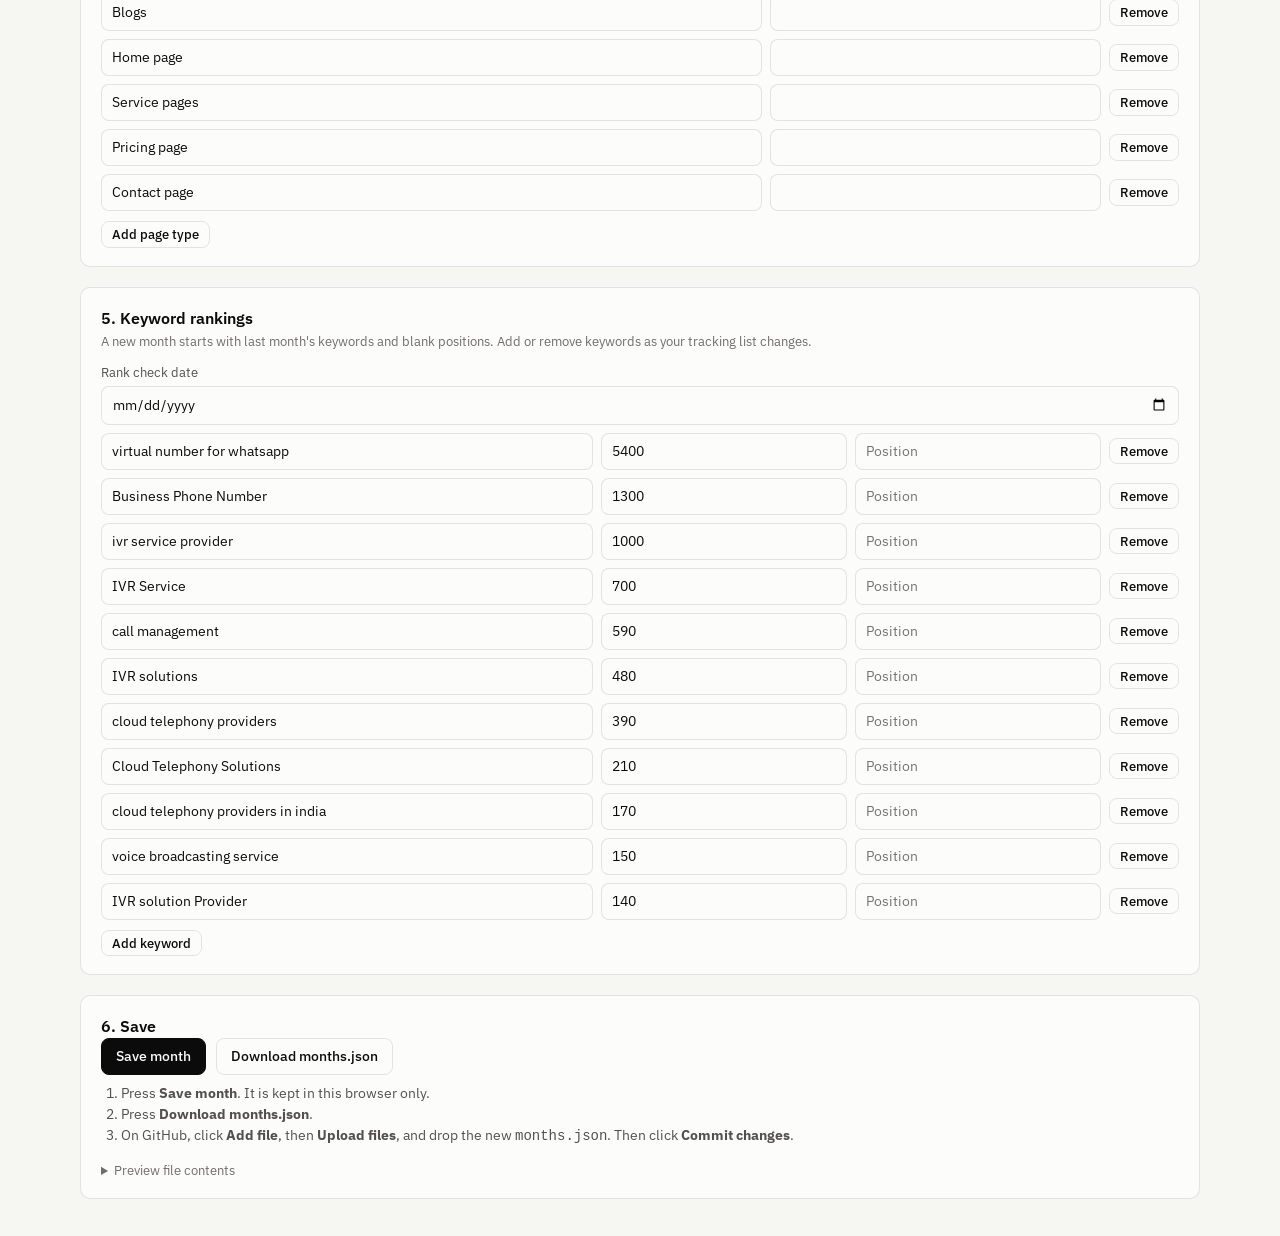
<file: admin_3.html>
<!doctype html>
<html lang="en">
<head>
<meta charset="utf-8">
<meta name="viewport" content="width=device-width, initial-scale=1, viewport-fit=cover">
<meta name="robots" content="noindex, nofollow">
<title>Monthly Entry</title>
<link rel="stylesheet" href="https://fonts.googleapis.com/css2?family=IBM+Plex+Sans:wght@400;500;600&display=swap">
<link rel="stylesheet" href="style.css">
<style>
:root { --on-bad: #ffffff; --attn: #b97a00; }
@media (prefers-color-scheme: dark) { :root:not([data-theme="light"]) { --on-bad: #0b0b0b; --attn: #fab219; } }
:root[data-theme="dark"] { --on-bad: #0b0b0b; --attn: #fab219; }
.btn:disabled { opacity: .45; cursor: not-allowed; }
.btn.danger { background: var(--bad); border-color: var(--bad); color: var(--on-bad); }
.btn.secondary.warn-text { color: var(--bad); }
.actions { display: flex; gap: 8px; justify-content: flex-end; flex-wrap: wrap; }
td.r.acts { white-space: nowrap; }
.pubbar { position: sticky; top: env(safe-area-inset-top, 0px); z-index: 20; display: flex; gap: 12px; align-items: center; justify-content: space-between; flex-wrap: wrap; background: var(--surface); border: 1px solid var(--attn); border-radius: 10px; padding: 12px 16px; }
.pubbar[hidden] { display: none; }
.pubbar span { min-width: 0; flex: 1 1 280px; }
.modal { position: fixed; inset: 0; z-index: 100; display: flex; align-items: center; justify-content: center; padding: 16px; background: rgba(0,0,0,0.55); }
.modal[hidden] { display: none; }
.modal-box { background: var(--surface); border: 1px solid var(--rule); border-radius: 10px; padding: 20px; width: 100%; max-width: 380px; display: flex; flex-direction: column; gap: 12px; }
.modal-box h2 { text-wrap: balance; }
.modal-box p { margin: 0; }
.cf-code { font-size: 28px; font-weight: 600; letter-spacing: 0.02em; }
.modal-box input { width: 100%; font-size: 16px; }
</style>
</head>
<body>
<div class="wrap">
  <div class="top">
    <header>
      <div class="eyebrow">SEO dashboard</div>
      <h1>Add or edit a month</h1>
      <p class="lede">Add a new month, change an old one, or move one to the trash. Changes stay in this browser until you download <code>months.json</code> and upload it to GitHub.</p>
    </header>
    <a class="btn secondary" href="index.html">Back to dashboard</a>
  </div>

  <div class="pubbar" id="pubbar" hidden>
    <span><b>Not published yet.</b> Your changes are saved only in this browser. Download months.json, then on GitHub use Add file, then Upload files, so the dashboard shows them.</span>
    <button type="button" class="btn small" id="download-top">Download months.json</button>
  </div>

  <div id="draft"></div>

  <section class="panel">
    <h2>Reports</h2>
    <p class="sub">Edit a month, or move it to the trash.</p>
    <div id="rep-msg"></div>
    <div class="tbl"><table>
      <thead><tr><th>Month</th><th class="r">Clicks</th><th class="r">Leads</th><th class="r">Actions</th></tr></thead>
      <tbody id="rep-rows"></tbody>
    </table></div>
    <p style="margin:12px 0 0"><button type="button" class="btn secondary small" id="new-report">Add a new month</button></p>
  </section>

  <section class="panel">
    <h2>Trash</h2>
    <p class="sub">Deleted reports wait here. Restore puts a report back. Delete forever removes it for good.</p>
    <div class="tbl"><table>
      <thead><tr><th>Month</th><th>Deleted on</th><th class="r">Actions</th></tr></thead>
      <tbody id="trash-rows"></tbody>
    </table></div>
    <p class="empty" id="trash-empty">The trash is empty.</p>
  </section>

  <section class="panel" id="form-top">
    <h2>1. Choose the month</h2>
    <p class="sub" id="editing">Adding a new month.</p>
    <div class="form-grid">
      <div class="field"><label for="pick">Month to edit</label><select id="pick"></select></div>
      <div class="field"><label for="month">Month</label><input type="month" id="month"><span class="hint">Pick the reporting month.</span></div>
      <div class="field"><label for="load">Load a different data file</label><input type="file" id="load" accept=".json,application/json"><span class="hint">Optional. The current file loads automatically.</span></div>
    </div>
  </section>

  <section class="panel">
    <h2>2. Search traffic</h2>
    <div class="form-grid" id="f-main"></div>
    <div id="warn-main"></div>
  </section>

  <section class="panel">
    <h2>3. Devices and AI referrals</h2>
    <p class="sub">Leave blank if you don't have it this month.</p>
    <div class="form-grid" id="f-dev"></div>
  </section>

  <section class="panel">
    <h2>4. Organic leads by page type</h2>
    <div class="form-grid"><div class="field"><label for="leadTotal">Reported total leads</label><input type="number" id="leadTotal" step="any"></div></div>
    <div id="lead-rows"></div>
    <p style="margin:10px 0 0"><button type="button" class="btn secondary small" id="add-lead">Add page type</button></p>
    <div id="warn-leads"></div>
  </section>

  <section class="panel">
    <h2>5. Keyword rankings</h2>
    <p class="sub">A new month starts with last month's keywords and blank positions. Add or remove keywords as your tracking list changes.</p>
    <div class="form-grid"><div class="field"><label for="rankDate">Rank check date</label><input type="date" id="rankDate"></div></div>
    <div id="kw-rows"></div>
    <p style="margin:10px 0 0"><button type="button" class="btn secondary small" id="add-kw">Add keyword</button></p>
  </section>

  <section class="panel">
    <h2>6. Save</h2>
    <div class="controls">
      <button type="button" class="btn" id="save">Save month</button>
      <button type="button" class="btn secondary" id="download">Download months.json</button>
    </div>
    <div id="status"></div>
    <ol class="steps">
      <li>Press <b>Save month</b>. It is kept in this browser only.</li>
      <li>Press <b>Download months.json</b>.</li>
      <li>On GitHub, click <b>Add file</b>, then <b>Upload files</b>, and drop the new <code>months.json</code>. Then click <b>Commit changes</b>.</li>
    </ol>
    <details style="margin-top:14px"><summary class="sub" style="cursor:pointer">Preview file contents</summary><textarea id="preview" readonly aria-label="months.json preview"></textarea></details>
  </section>
</div>

<div class="modal" id="confirm" hidden role="dialog" aria-modal="true" aria-labelledby="cf-title">
  <div class="modal-box">
    <h2 id="cf-title"></h2>
    <p class="sub" id="cf-msg"></p>
    <p>Type <b class="cf-code num" id="cf-code"></b> to confirm.</p>
    <input type="number" id="cf-input" inputmode="numeric" aria-label="Confirmation number" autocomplete="off">
    <div class="actions">
      <button type="button" class="btn secondary" id="cf-cancel">Cancel</button>
      <button type="button" class="btn danger" id="cf-ok" disabled>Confirm</button>
    </div>
  </div>
</div>
<script>
(function () {
  "use strict";
  var $ = function (id) { return document.getElementById(id); };
  var DRAFT_KEY = "seo-dashboard-working-copy-v2";
  var data = { site: { name: "" }, months: [], trash: [] };
  var serverStr = "";

  var MAIN = [
    ["clicks", "Organic clicks", "Search Console total clicks"],
    ["brandClicks", "Brand clicks", ""],
    ["nonBrandClicks", "Non-brand clicks", ""],
    ["organicSearchSessions", "Organic search sessions", "Analytics"],
    ["totalOrganicSessions", "Total organic sessions", "Analytics"],
    ["impressions", "Impressions", "Search Console"],
    ["ctr", "Average CTR (%)", "For example 1.6"],
    ["avgPosition", "Average position", "Search Console"],
    ["healthScore", "SEO health score", "Out of 100"]
  ];
  var DEV = [["dev-desktop", "Desktop (%)"], ["dev-mobile", "Mobile (%)"], ["dev-tablet", "Tablet (%)"],
             ["ai-ChatGPT", "ChatGPT referrals"], ["ai-Claude", "Claude referrals"], ["ai-Perplexity", "Perplexity referrals"]];

  function esc(s) { return String(s).replace(/[&<>"']/g, function (c) { return { "&": "&amp;", "<": "&lt;", ">": "&gt;", '"': "&quot;", "'": "&#39;" }[c]; }); }
  function val(id) { var v = $(id).value.trim(); return v === "" ? null : Number(v); }
  function nf(v) { return v === null || v === undefined ? "—" : Number(v).toLocaleString("en-IN"); }
  function monthLabel(key) {
    var p = key.split("-");
    return new Date(Date.UTC(+p[0], +p[1] - 1, 1)).toLocaleString("en", { month: "long", year: "numeric", timeZone: "UTC" });
  }
  function nextMonth(key) {
    var p = key.split("-"), y = +p[0], m = +p[1] + 1;
    if (m > 12) { m = 1; y++; }
    return y + "-" + (m < 10 ? "0" : "") + m;
  }
  function dayText(iso) {
    var d = new Date(iso);
    return isNaN(d) ? "" : d.toLocaleDateString("en-IN", { day: "numeric", month: "short", year: "numeric" });
  }
  function field(id, label, hint) {
    return '<div class="field"><label for="' + id + '">' + esc(label) + '</label><input type="number" id="' + id + '" step="any">' + (hint ? '<span class="hint">' + esc(hint) + "</span>" : "") + "</div>";
  }
  function clone(o) { return JSON.parse(JSON.stringify(o)); }
  function normalize(d) {
    d = d && typeof d === "object" ? d : {};
    if (!d.site) d.site = { name: "" };
    if (!Array.isArray(d.months)) d.months = [];
    if (!Array.isArray(d.trash)) d.trash = [];
    return d;
  }

  $("f-main").innerHTML = MAIN.map(function (f) { return field("f-" + f[0], f[1], f[2]); }).join("");
  $("f-dev").innerHTML = DEV.map(function (f) { return field(f[0], f[1], ""); }).join("");

  function sortMonths() { data.months.sort(function (a, b) { return a.month < b.month ? -1 : 1; }); }
  function find(key) { for (var i = 0; i < data.months.length; i++) if (data.months[i].month === key) return data.months[i]; return null; }
  function findTrash(key) { for (var i = 0; i < data.trash.length; i++) if (data.trash[i].month === key) return data.trash[i]; return null; }

  function say(html, cls) {
    var h = '<div class="' + (cls || "ok") + '">' + html + "</div>";
    $("status").innerHTML = h; $("rep-msg").innerHTML = h;
  }

  /* ---- confirm with a random number from 10 to 100 ---- */
  function askCode(opts) {
    return new Promise(function (resolve) {
      var code = 10 + Math.floor(Math.random() * 91);
      var input = $("cf-input"), ok = $("cf-ok"), cancel = $("cf-cancel");
      $("cf-title").textContent = opts.title;
      $("cf-msg").textContent = opts.message;
      $("cf-code").textContent = code;
      ok.textContent = opts.confirmLabel || "Confirm";
      input.value = ""; ok.disabled = true;
      $("confirm").hidden = false;
      input.focus();
      function done(v) {
        $("confirm").hidden = true;
        input.removeEventListener("input", onIn);
        ok.removeEventListener("click", onOk);
        cancel.removeEventListener("click", onNo);
        document.removeEventListener("keydown", onKey);
        resolve(v);
      }
      function matches() { return input.value.trim() !== "" && Number(input.value) === code; }
      function onIn() { ok.disabled = !matches(); }
      function onOk() { if (matches()) done(true); }
      function onNo() { done(false); }
      function onKey(e) {
        if (e.key === "Escape") done(false);
        else if (e.key === "Enter" && matches()) done(true);
      }
      input.addEventListener("input", onIn);
      ok.addEventListener("click", onOk);
      cancel.addEventListener("click", onNo);
      document.addEventListener("keydown", onKey);
    });
  }

  /* ---- lists ---- */
  function renderReports() {
    var rows = data.months.slice().reverse().map(function (m) {
      return '<tr><td><b>' + esc(m.label) + '</b></td><td class="r num">' + nf(m.clicks) + '</td><td class="r num">' + nf(m.leads ? m.leads.total : null) +
        '</td><td class="r acts"><button type="button" class="btn secondary small" data-act="edit" data-m="' + esc(m.month) + '">Edit</button> ' +
        '<button type="button" class="btn secondary small warn-text" data-act="delete" data-m="' + esc(m.month) + '">Delete</button></td></tr>';
    }).join("");
    $("rep-rows").innerHTML = rows || '<tr><td colspan="4" class="empty">No reports yet.</td></tr>';
  }
  function renderTrash() {
    var rows = data.trash.slice().sort(function (a, b) { return (b.deletedAt || "") < (a.deletedAt || "") ? -1 : 1; }).map(function (m) {
      return '<tr><td><b>' + esc(m.label) + '</b></td><td>' + esc(dayText(m.deletedAt)) +
        '</td><td class="r acts"><button type="button" class="btn secondary small" data-act="restore" data-m="' + esc(m.month) + '">Restore</button> ' +
        '<button type="button" class="btn secondary small warn-text" data-act="purge" data-m="' + esc(m.month) + '">Delete forever</button></td></tr>';
    }).join("");
    $("trash-rows").innerHTML = rows;
    $("trash-empty").hidden = data.trash.length > 0;
  }
  function updatePub() { $("pubbar").hidden = JSON.stringify(data) === serverStr; }
  function persist() { try { localStorage.setItem(DRAFT_KEY, JSON.stringify(data)); } catch (e) {} }

  function refreshPick(selected) {
    sortMonths();
    $("pick").innerHTML = '<option value="__new">New month</option>' + data.months.slice().reverse().map(function (m) {
      return '<option value="' + esc(m.month) + '">' + esc(m.label) + "</option>";
    }).join("");
    $("pick").value = selected && (selected === "__new" || find(selected)) ? selected : "__new";
    $("preview").value = JSON.stringify(data, null, 2);
    renderReports(); renderTrash(); updatePub();
  }
  function commit(selected) { persist(); refreshPick(selected); }

  /* ---- rows ---- */
  function leadRow(name, v) {
    return '<div class="list-row leads"><input type="text" class="l-name" value="' + esc(name) + '" aria-label="Page type" placeholder="Page type">' +
      '<input type="number" class="l-val" step="any" value="' + (v === null || v === undefined ? "" : v) + '" aria-label="Leads">' +
      '<button type="button" class="btn secondary small rm" aria-label="Remove row">Remove</button></div>';
  }
  function kwRow(k, vol, pos) {
    return '<div class="list-row"><input type="text" class="k-name" value="' + esc(k) + '" aria-label="Keyword" placeholder="Keyword">' +
      '<input type="number" class="k-vol" step="any" value="' + (vol === null || vol === undefined ? "" : vol) + '" aria-label="Monthly searches" placeholder="Searches">' +
      '<input type="number" class="k-pos" step="any" value="' + (pos === null || pos === undefined ? "" : pos) + '" aria-label="Position" placeholder="Position">' +
      '<button type="button" class="btn secondary small rm" aria-label="Remove row">Remove</button></div>';
  }
  document.addEventListener("click", function (e) {
    var b = e.target.closest(".rm");
    if (b) { b.parentNode.parentNode.removeChild(b.parentNode); checks(); }
  });
  $("add-lead").addEventListener("click", function () { $("lead-rows").insertAdjacentHTML("beforeend", leadRow("", null)); });
  $("add-kw").addEventListener("click", function () { $("kw-rows").insertAdjacentHTML("beforeend", kwRow("", null, null)); });

  /* ---- fill the form ---- */
  function clearForm() {
    document.querySelectorAll(".form-grid input[type=number]").forEach(function (i) { i.value = ""; });
    $("lead-rows").innerHTML = ""; $("kw-rows").innerHTML = ""; $("rankDate").value = "";
  }
  function fill(m) {
    clearForm();
    $("editing").textContent = "Editing " + m.label + ". Change the figures, then press Save month.";
    $("month").value = m.month;
    MAIN.forEach(function (f) { var v = m[f[0]]; $("f-" + f[0]).value = v === null || v === undefined ? "" : v; });
    var d = m.devices || {};
    ["desktop", "mobile", "tablet"].forEach(function (k) { $("dev-" + k).value = d[k] === undefined || d[k] === null ? "" : d[k]; });
    var a = m.aiReferrals || {};
    ["ChatGPT", "Claude", "Perplexity"].forEach(function (k) { $("ai-" + k).value = a[k] === undefined || a[k] === null ? "" : a[k]; });
    $("leadTotal").value = m.leads && m.leads.total !== null && m.leads.total !== undefined ? m.leads.total : "";
    var bp = m.leads ? m.leads.byPage || {} : {};
    $("lead-rows").innerHTML = Object.keys(bp).map(function (k) { return leadRow(k, bp[k]); }).join("");
    var r = m.rankings || { date: "", items: [] };
    $("rankDate").value = r.date || "";
    $("kw-rows").innerHTML = (r.items || []).map(function (i) { return kwRow(i.keyword, i.volume, i.position); }).join("");
    checks();
  }
  function fillNew() {
    clearForm();
    $("editing").textContent = "Adding a new month.";
    var last = data.months.length ? data.months[data.months.length - 1] : null;
    $("month").value = last ? nextMonth(last.month) : "";
    if (last) {
      var bp = last.leads ? last.leads.byPage || {} : {};
      $("lead-rows").innerHTML = Object.keys(bp).map(function (k) { return leadRow(k, null); }).join("");
      $("kw-rows").innerHTML = ((last.rankings && last.rankings.items) || []).map(function (i) { return kwRow(i.keyword, i.volume, null); }).join("");
    } else {
      ["Blogs", "Home page", "Service pages", "Pricing page", "Contact page"].forEach(function (k) { $("lead-rows").insertAdjacentHTML("beforeend", leadRow(k, null)); });
    }
    checks();
  }
  $("pick").addEventListener("change", function () {
    var m = this.value === "__new" ? null : find(this.value);
    if (m) fill(m); else fillNew();
  });

  /* ---- report actions ---- */
  function scrollToForm() { var el = $("form-top"); if (!el || !el.scrollIntoView) return; try { el.scrollIntoView({ behavior: "smooth", block: "start" }); } catch (e) {} }
  function editMonth(key) {
    var m = find(key); if (!m) return;
    $("pick").value = key; fill(m); scrollToForm();
  }
  function deleteMonth(key) {
    var m = find(key); if (!m) return;
    askCode({ title: "Move " + m.label + " to the trash?", message: "You can restore it from the Trash later.", confirmLabel: "Move to trash" }).then(function (ok) {
      if (!ok) return;
      data.months.splice(data.months.indexOf(m), 1);
      var t = clone(m); t.deletedAt = new Date().toISOString();
      data.trash = data.trash.filter(function (x) { return x.month !== key; });
      data.trash.push(t);
      commit("__new"); fillNew();
      say(m.label + " moved to the trash. Download months.json and upload it to GitHub to publish this.");
    });
  }
  function restoreMonth(key) {
    var t = findTrash(key); if (!t) return;
    if (find(key)) { say("A report for " + esc(t.label) + " already exists. Edit that one, or delete it first.", "warn"); return; }
    var m = clone(t); delete m.deletedAt;
    data.trash.splice(data.trash.indexOf(t), 1);
    data.months.push(m);
    commit(key); fill(m);
    say(m.label + " restored. Download months.json and upload it to GitHub to publish this.");
  }
  function purgeMonth(key) {
    var t = findTrash(key); if (!t) return;
    askCode({ title: "Delete " + t.label + " forever?", message: "This cannot be undone.", confirmLabel: "Delete forever" }).then(function (ok) {
      if (!ok) return;
      data.trash.splice(data.trash.indexOf(t), 1);
      commit($("pick").value);
      say(t.label + " deleted forever. Download months.json and upload it to GitHub to publish this.");
    });
  }
  function onAct(e) {
    var b = e.target.closest("button[data-act]");
    if (!b) return;
    var k = b.getAttribute("data-m"), a = b.getAttribute("data-act");
    if (a === "edit") editMonth(k);
    else if (a === "delete") deleteMonth(k);
    else if (a === "restore") restoreMonth(k);
    else if (a === "purge") purgeMonth(k);
  }
  $("rep-rows").addEventListener("click", onAct);
  $("trash-rows").addEventListener("click", onAct);
  $("new-report").addEventListener("click", function () { $("pick").value = "__new"; fillNew(); scrollToForm(); });

  /* ---- read the form ---- */
  function readForm() {
    var key = $("month").value;
    if (!/^\d{4}-\d{2}$/.test(key)) return null;
    var m = { month: key, label: monthLabel(key) };
    MAIN.forEach(function (f) { m[f[0]] = val("f-" + f[0]); });
    var dv = { desktop: val("dev-desktop"), mobile: val("dev-mobile"), tablet: val("dev-tablet") };
    m.devices = (dv.desktop === null && dv.mobile === null && dv.tablet === null) ? null : dv;
    var ai = { ChatGPT: val("ai-ChatGPT"), Claude: val("ai-Claude"), Perplexity: val("ai-Perplexity") };
    m.aiReferrals = (ai.ChatGPT === null && ai.Claude === null && ai.Perplexity === null) ? null : ai;
    var byPage = {};
    document.querySelectorAll("#lead-rows .list-row").forEach(function (r) {
      var nm = r.querySelector(".l-name").value.trim(), v = r.querySelector(".l-val").value.trim();
      if (nm && v !== "") byPage[nm] = Number(v);
    });
    m.leads = { total: val("leadTotal"), byPage: byPage };
    var items = [];
    document.querySelectorAll("#kw-rows .list-row").forEach(function (r) {
      var k = r.querySelector(".k-name").value.trim(), v = r.querySelector(".k-vol").value.trim(), p = r.querySelector(".k-pos").value.trim();
      if (k && p !== "") items.push({ keyword: k, volume: v === "" ? null : Number(v), position: Number(p) });
    });
    m.rankings = { date: $("rankDate").value || null, items: items };
    return m;
  }

  function checks() {
    var m = readForm();
    $("warn-main").innerHTML = ""; $("warn-leads").innerHTML = "";
    if (!m) return;
    if (m.clicks !== null && m.brandClicks !== null && m.nonBrandClicks !== null && m.brandClicks + m.nonBrandClicks !== m.clicks) {
      $("warn-main").innerHTML = '<div class="warn">Brand + non-brand clicks add up to ' + (m.brandClicks + m.nonBrandClicks) + ", but total clicks is " + m.clicks + ". Check these three figures.</div>";
    }
    var sum = 0, cnt = 0;
    Object.keys(m.leads.byPage).forEach(function (k) { sum += m.leads.byPage[k]; cnt++; });
    if (cnt && m.leads.total !== null && sum !== m.leads.total) {
      $("warn-leads").innerHTML = '<div class="warn">The page rows add up to ' + sum + ", but the reported total is " + m.leads.total + ". Fix the rows or the total before saving.</div>";
    }
  }
  document.addEventListener("input", function (e) { if (e.target.id !== "cf-input") checks(); });

  /* ---- save / download ---- */
  $("save").addEventListener("click", function () {
    var m = readForm();
    if (!m) { say("Choose a month first.", "warn"); return; }
    if (m.clicks === null) { say("Enter the organic clicks first. A report needs at least that figure.", "warn"); return; }
    var old = find(m.month);
    if (old) data.months[data.months.indexOf(old)] = m; else data.months.push(m);
    commit(m.month); $("editing").textContent = "Editing " + m.label + ".";
    say(m.label + " saved in this browser. It will not show on the dashboard until you download months.json and upload it to GitHub.");
  });
  function download() {
    var blob = new Blob([JSON.stringify(data, null, 2) + "\n"], { type: "application/json" });
    var a = document.createElement("a");
    a.href = URL.createObjectURL(blob); a.download = "months.json";
    document.body.appendChild(a); a.click(); document.body.removeChild(a);
    setTimeout(function () { URL.revokeObjectURL(a.href); }, 1000);
  }
  $("download").addEventListener("click", download);
  $("download-top").addEventListener("click", download);
  $("load").addEventListener("change", function () {
    var f = this.files[0]; if (!f) return;
    var rd = new FileReader();
    rd.onload = function () {
      try {
        var j = JSON.parse(rd.result); if (!j.months) throw new Error("no months");
        data = normalize(j); commit("__new"); fillNew();
        say("Loaded " + data.months.length + " months from " + esc(f.name) + ".");
      } catch (err) { say("That file isn't a valid months.json.", "warn"); }
    };
    rd.readAsText(f);
  });

  function fetchData() {
    var urls = ["months.json", "data/months.json"];
    function tryAt(i) {
      return fetch(urls[i] + "?_=" + Date.now(), { cache: "no-store" })
        .then(function (r) { if (!r.ok) throw new Error(r.status); return r.json(); })
        .catch(function (e) { if (i + 1 < urls.length) return tryAt(i + 1); throw e; });
    }
    return tryAt(0);
  }

  /* ---- start ---- */
  function start(serverData) {
    serverData = normalize(serverData);
    serverStr = JSON.stringify(serverData);
    data = clone(serverData);
    var draft = null;
    try { draft = normalize(JSON.parse(localStorage.getItem(DRAFT_KEY) || "null")); } catch (e) { draft = null; }
    if (draft && draft.months.length && JSON.stringify(draft) !== serverStr) {
      data = draft;
      $("draft").innerHTML = '<div class="warn">Showing changes saved in this browser that are not on the server yet. <button type="button" class="btn secondary small" id="discard">Discard them and use the server file</button></div>';
      $("discard").addEventListener("click", function () {
        try { localStorage.removeItem(DRAFT_KEY); } catch (e) {}
        $("draft").innerHTML = ""; data = clone(serverData); refreshPick("__new"); fillNew();
      });
    }
    refreshPick("__new"); fillNew();
  }
  fetchData()
    .then(start)
    .catch(function () { start({ site: { name: "" }, months: [], trash: [] }); say("Could not load months.json. Open this page through a web server, or load the file above.", "warn"); });
})();

</script>
</body>
</html>
</file>
<file: style.css>
:root {
  --page: #f6f6f3; --surface: #fcfcfb; --ink: #0b0b0b; --ink-2: #52514e; --muted: #6f6d67;
  --grid: #e1e0d9; --rule: rgba(11,11,11,0.10);
  --s1: #2a78d6; --s2: #eb6834; --s3: #1baf7a;
  --bad: #d03b3b; --bad-bg: rgba(208,59,59,0.10);
  --good: #006300; --good-bg: rgba(0,99,0,0.10);
  --flat: #52514e; --flat-bg: rgba(82,81,78,0.10);
  --warn-bg: rgba(237,161,0,0.16);
  --font: "IBM Plex Sans", system-ui, -apple-system, "Segoe UI", sans-serif;
  color-scheme: light;
}
@media (prefers-color-scheme: dark) {
  :root:not([data-theme="light"]) {
    --page: #0d0d0d; --surface: #1a1a19; --ink: #f0efec; --ink-2: #c3c2b7; --muted: #a09e96;
    --grid: #2c2c2a; --rule: rgba(255,255,255,0.10);
    --s1: #3987e5; --s2: #d95926; --s3: #199e70;
    --bad: #ec6b6b; --bad-bg: rgba(236,107,107,0.14);
    --good: #0ca30c; --good-bg: rgba(12,163,12,0.16);
    --flat: #c3c2b7; --flat-bg: rgba(195,194,183,0.12);
    --warn-bg: rgba(250,178,25,0.18);
    color-scheme: dark;
  }
}
:root[data-theme="dark"] {
  --page: #0d0d0d; --surface: #1a1a19; --ink: #f0efec; --ink-2: #c3c2b7; --muted: #a09e96;
  --grid: #2c2c2a; --rule: rgba(255,255,255,0.10);
  --s1: #3987e5; --s2: #d95926; --s3: #199e70;
  --bad: #ec6b6b; --bad-bg: rgba(236,107,107,0.14);
  --good: #0ca30c; --good-bg: rgba(12,163,12,0.16);
  --flat: #c3c2b7; --flat-bg: rgba(195,194,183,0.12);
  --warn-bg: rgba(250,178,25,0.18);
  color-scheme: dark;
}
* { box-sizing: border-box; }
html { background: var(--page); }
body {
  margin: 0; background: var(--page); color: var(--ink); font-family: var(--font); font-size: 14px; line-height: 1.5;
  padding-left: max(16px, env(safe-area-inset-left, 0px));
  padding-right: max(16px, env(safe-area-inset-right, 0px));
  padding-block: 28px 40px;
}
.wrap { max-width: 1120px; margin: 0 auto; display: flex; flex-direction: column; gap: 20px; }
.num { font-variant-numeric: tabular-nums; }
a { color: var(--s1); }

.top { display: flex; justify-content: space-between; align-items: flex-end; gap: 16px; flex-wrap: wrap; }
header { display: flex; flex-direction: column; gap: 6px; min-width: 0; }
.eyebrow { font-size: 12px; letter-spacing: 0.08em; text-transform: uppercase; color: var(--muted); font-weight: 500; }
h1 { margin: 0; font-size: clamp(24px, 4vw, 34px); line-height: 1.15; font-weight: 600; text-wrap: balance; letter-spacing: -0.01em; }
.lede { margin: 0; color: var(--ink-2); max-width: 72ch; font-size: 15px; }
h2 { margin: 0; font-size: 16px; font-weight: 600; }
.sub { margin: 2px 0 0; color: var(--muted); font-size: 12.5px; }

.controls { display: flex; gap: 10px; align-items: center; flex-wrap: wrap; }
select, input[type="text"], input[type="number"], input[type="month"], input[type="date"] {
  font: inherit; color: var(--ink); background: var(--surface); border: 1px solid var(--rule); border-radius: 8px; padding: 7px 10px; min-width: 0;
}
select:focus-visible, input:focus-visible, button:focus-visible, a:focus-visible { outline: 2px solid var(--s1); outline-offset: 1px; }
.btn { font: inherit; font-weight: 500; color: var(--surface); background: var(--ink); border: 1px solid var(--ink); border-radius: 8px; padding: 7px 14px; cursor: pointer; text-decoration: none; display: inline-block; }
.btn.secondary { background: transparent; color: var(--ink); border-color: var(--rule); }
.btn.small { padding: 3px 10px; font-size: 12.5px; }

.panel { background: var(--surface); border: 1px solid var(--rule); border-radius: 10px; padding: 18px 20px; min-width: 0; }
.row { display: grid; gap: 20px; grid-template-columns: repeat(auto-fit, minmax(min(100%, 340px), 1fr)); }
.stackcol { display: flex; flex-direction: column; gap: 20px; min-width: 0; }

.kpis { display: grid; gap: 12px; grid-template-columns: repeat(auto-fit, minmax(min(100%, 230px), 1fr)); }
.kpi { background: var(--surface); border: 1px solid var(--rule); border-radius: 10px; padding: 14px 16px; display: flex; flex-direction: column; gap: 4px; min-width: 0; }
.kpis.second .kpi { background: transparent; }
.kpi .label { color: var(--ink-2); font-size: 12.5px; }
.kpi .value { font-size: 28px; font-weight: 600; letter-spacing: -0.02em; line-height: 1.15; }
.kpi .value small { font-size: 14px; color: var(--muted); font-weight: 400; letter-spacing: 0; }
.kpi .cmp { color: var(--muted); font-size: 12px; display: flex; align-items: center; gap: 8px; flex-wrap: wrap; }
.pill { display: inline-flex; align-items: center; gap: 4px; padding: 1px 8px; border-radius: 999px; font-size: 12px; font-weight: 600; line-height: 1.6; white-space: nowrap; }
.pill.down { color: var(--bad); background: var(--bad-bg); }
.pill.up { color: var(--good); background: var(--good-bg); }
.pill.flat { color: var(--flat); background: var(--flat-bg); }

.legend { display: flex; gap: 16px; flex-wrap: wrap; font-size: 12.5px; color: var(--ink-2); margin-top: 10px; }
.legend span { display: inline-flex; align-items: center; gap: 6px; }
.sw { width: 10px; height: 10px; border-radius: 2px; display: inline-block; }
.bars { display: flex; flex-direction: column; gap: 18px; margin-top: 14px; }
.grp-title { font-size: 12.5px; color: var(--ink-2); margin-bottom: 6px; display: flex; justify-content: space-between; gap: 8px; }
.bar-line { display: grid; grid-template-columns: 1fr auto; align-items: center; gap: 10px; margin-bottom: 4px; }
.track { height: 16px; }
.fill { height: 100%; border-radius: 0 4px 4px 0; min-width: 2px; }
.bar-val { font-size: 12.5px; min-width: 52px; text-align: right; }

.stack { display: flex; gap: 2px; height: 22px; margin-top: 14px; }
.stack > div { min-width: 3px; }
.stack > div:first-child { border-radius: 4px 0 0 4px; }
.stack > div:last-child { border-radius: 0 4px 4px 0; }
.dev-list { display: flex; flex-direction: column; gap: 6px; margin-top: 12px; font-size: 13px; }
.dev-list div { display: flex; align-items: center; gap: 8px; }
.dev-list b { margin-left: auto; font-weight: 600; }
.ai { display: grid; grid-template-columns: repeat(auto-fit, minmax(90px, 1fr)); gap: 8px; margin-top: 14px; }
.ai div { border: 1px solid var(--rule); border-radius: 8px; padding: 10px 12px; }
.ai .v { font-size: 22px; font-weight: 600; }
.ai .l { font-size: 12px; color: var(--ink-2); }
.empty { color: var(--muted); font-size: 13px; margin: 14px 0 0; }

.charts { display: grid; gap: 20px; grid-template-columns: repeat(auto-fit, minmax(min(100%, 330px), 1fr)); }
.chart svg { width: 100%; height: auto; display: block; margin-top: 8px; overflow: visible; }
.chart text { fill: var(--muted); font-size: 11px; font-family: var(--font); }

.chips { display: flex; gap: 8px; flex-wrap: wrap; margin: 12px 0 10px; }
.chip { font: inherit; font-size: 12.5px; color: var(--ink-2); background: transparent; border: 1px solid var(--rule); border-radius: 999px; padding: 4px 12px; cursor: pointer; }
.chip[aria-pressed="true"] { background: var(--ink); color: var(--surface); border-color: var(--ink); }
.tbl { overflow-x: auto; }
table { width: 100%; border-collapse: collapse; font-size: 13.5px; min-width: 560px; }
th { text-align: left; font-weight: 500; font-size: 12px; color: var(--muted); padding: 8px 10px; border-bottom: 1px solid var(--grid); white-space: nowrap; }
td { padding: 9px 10px; border-bottom: 1px solid var(--grid); }
th.r, td.r { text-align: right; }
tr:last-child td { border-bottom: 0; }
td.kw { font-weight: 500; }
tr.pick { cursor: pointer; }
tr.pick:hover td { background: var(--flat-bg); }
tr.cur td { font-weight: 600; }
.note { color: var(--muted); font-size: 12px; margin: 12px 0 0; }
footer { color: var(--muted); font-size: 12px; display: flex; flex-direction: column; gap: 4px; }

#tip { position: fixed; z-index: 50; pointer-events: none; background: var(--ink); color: var(--surface); font-size: 12px; padding: 5px 9px; border-radius: 6px; opacity: 0; max-width: 240px; }

/* admin */
.form-grid { display: grid; gap: 12px 16px; grid-template-columns: repeat(auto-fit, minmax(min(100%, 200px), 1fr)); margin-top: 12px; }
.field { display: flex; flex-direction: column; gap: 4px; min-width: 0; }
.field label { font-size: 12.5px; color: var(--ink-2); }
.field input, .field select { width: 100%; }
.hint { font-size: 11.5px; color: var(--muted); }
.list-row { display: grid; gap: 8px; grid-template-columns: minmax(0, 2fr) minmax(0, 1fr) minmax(0, 1fr) auto; margin-top: 8px; align-items: center; }
.list-row.leads { grid-template-columns: minmax(0, 2fr) minmax(0, 1fr) auto; }
.list-row input { width: 100%; }
.warn { background: var(--warn-bg); border-radius: 8px; padding: 8px 12px; font-size: 13px; margin-top: 10px; }
.ok { background: var(--good-bg); color: var(--good); border-radius: 8px; padding: 8px 12px; font-size: 13px; margin-top: 10px; }
.steps { margin: 8px 0 0; padding-left: 20px; color: var(--ink-2); }
textarea { width: 100%; min-height: 160px; font: 12px/1.5 ui-monospace, Menlo, Consolas, monospace; color: var(--ink); background: var(--surface); border: 1px solid var(--rule); border-radius: 8px; padding: 10px; }
</file>
